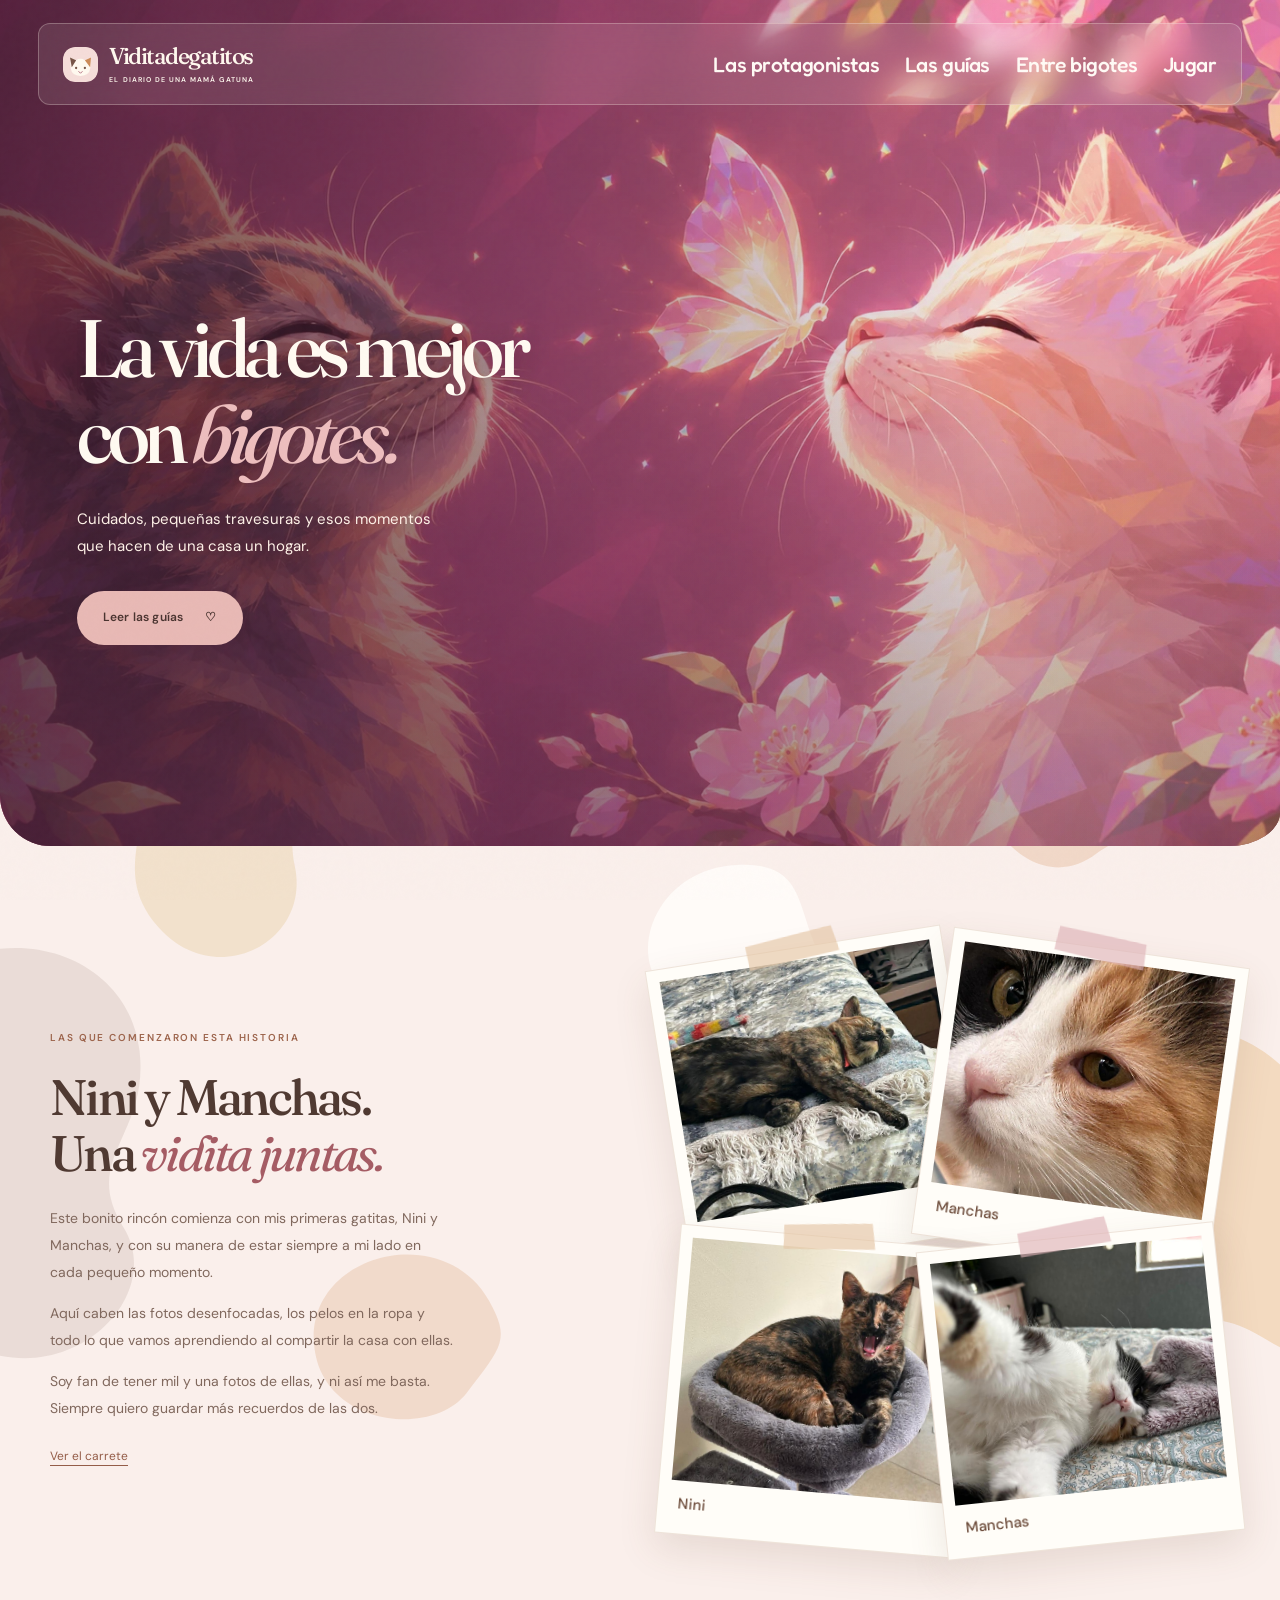
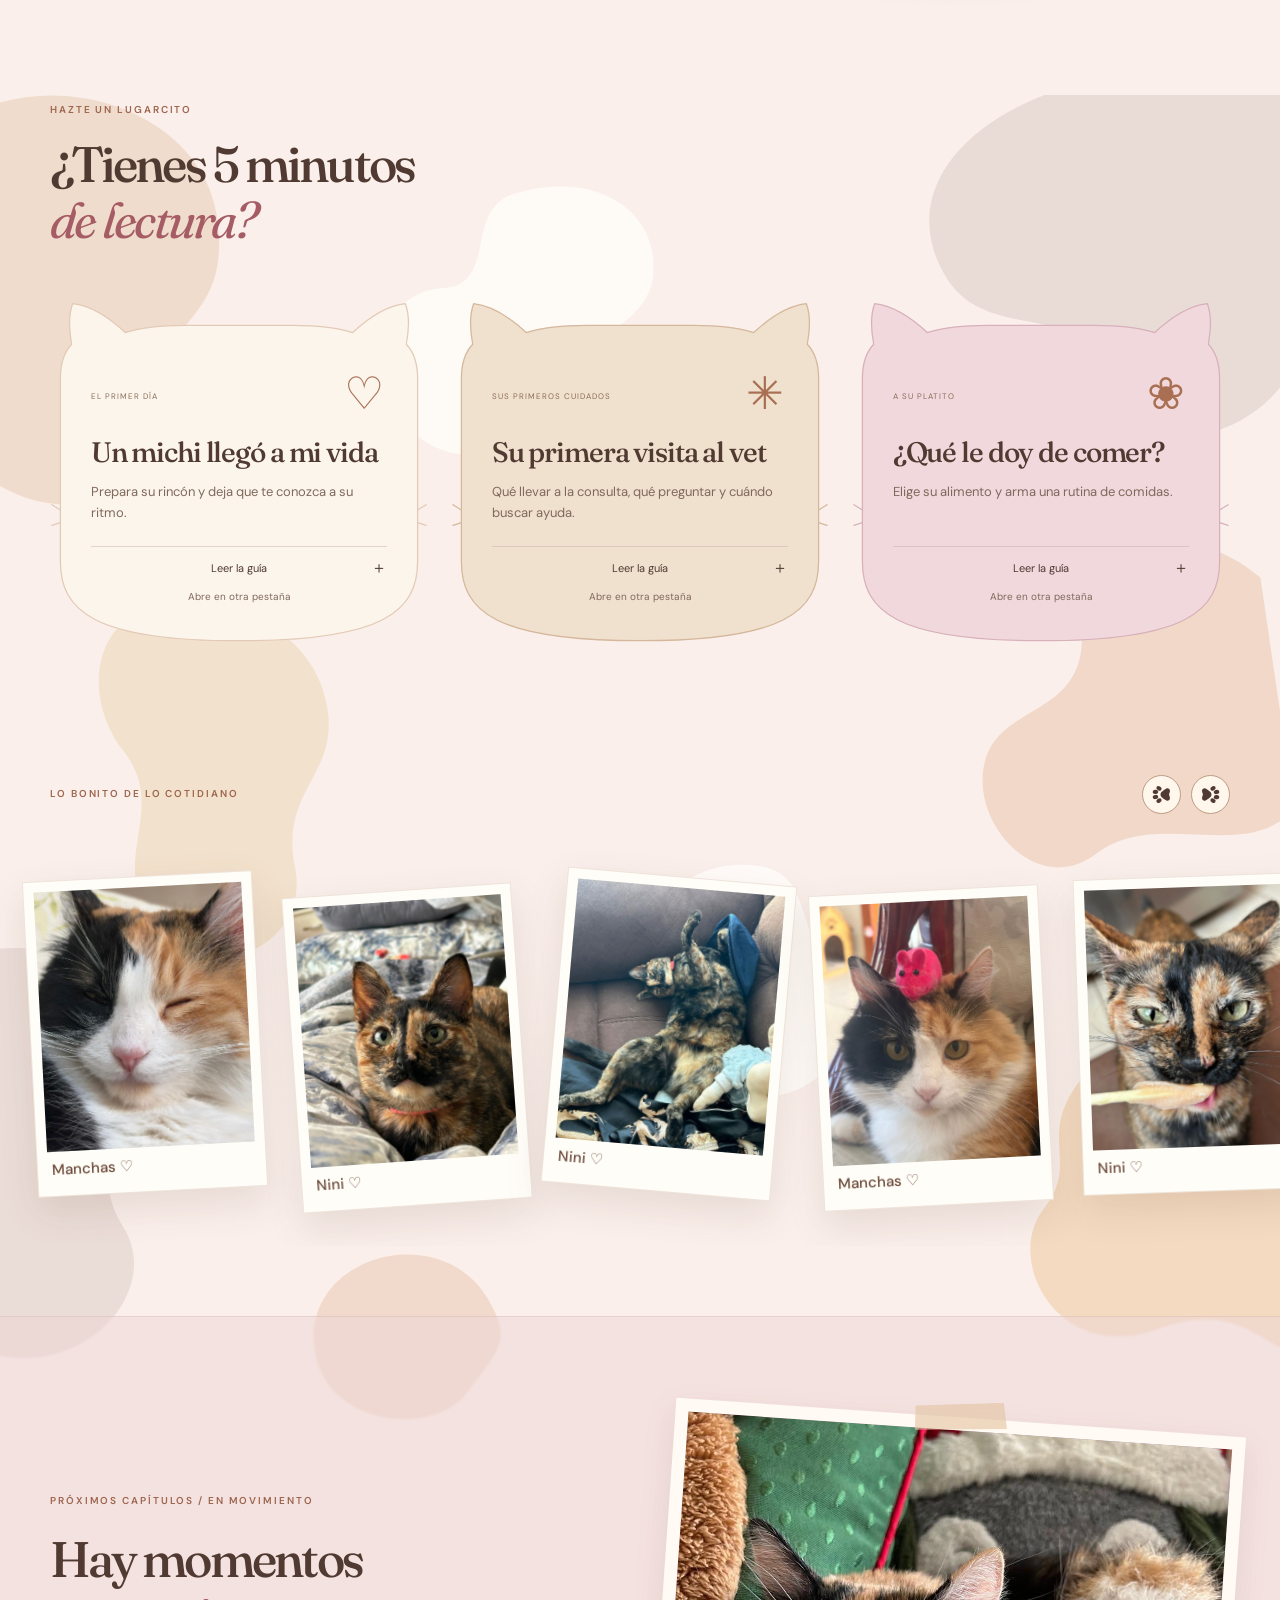
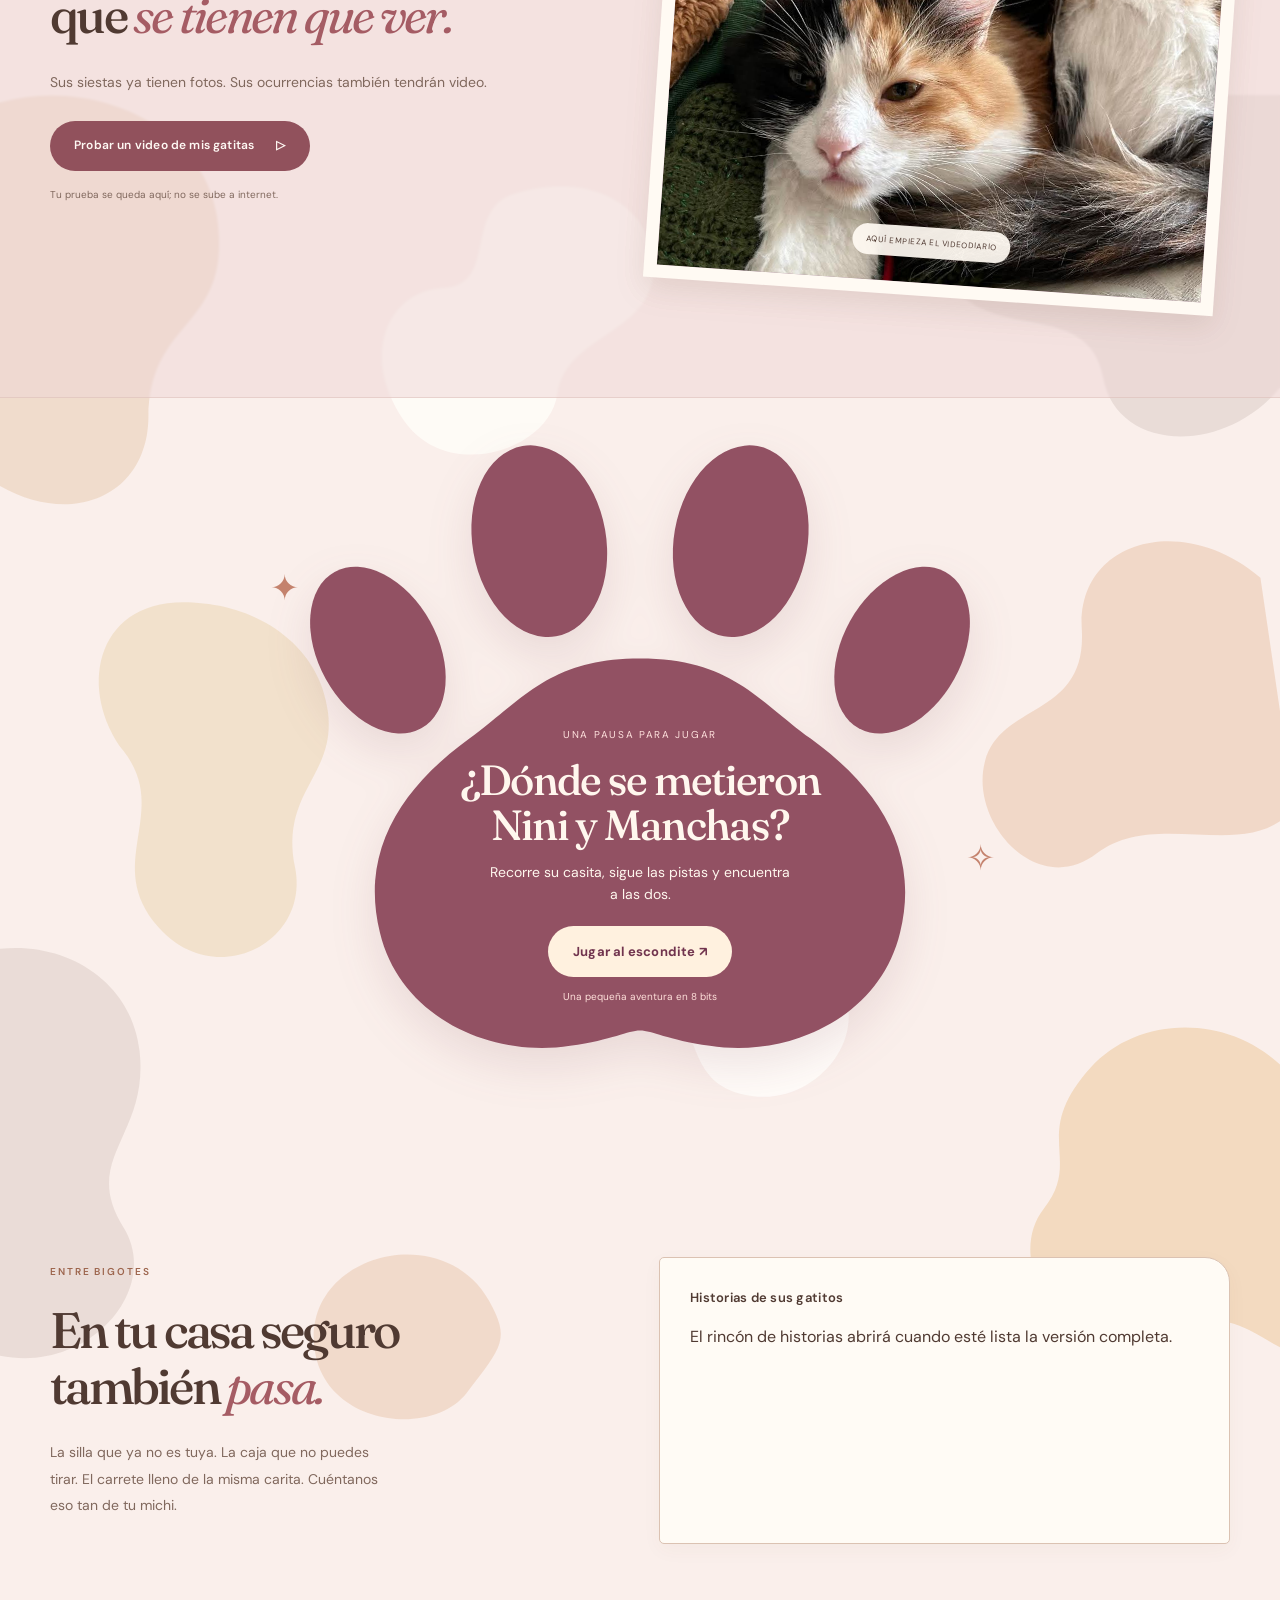
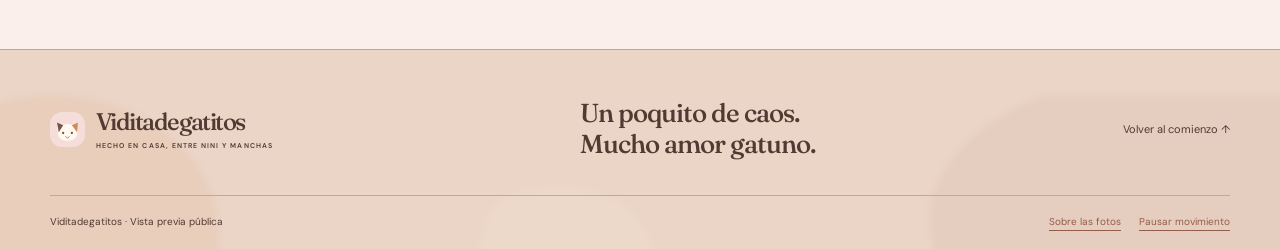
<file: index.html>
<!doctype html>
<html lang="es"><head><meta charset="utf-8"><meta name="robots" content="noindex"><meta name="viewport" content="width=device-width,initial-scale=1"><meta name="theme-color" content="#f8e5df"><meta name="description" content="Viditadegatitos: el diario de una mamá gatuna. Guías para recibir, cuidar y alimentar a tu gatito, y el álbum de Nini y Manchas."><title>Viditadegatitos · El diario de una mamá gatuna</title><link rel="icon" href="favicon.svg" type="image/svg+xml"><link rel="stylesheet" href="base.css"><link rel="stylesheet" href="natural.css?v=control-alineado-22"><script defer src="home.js?v=control-alineado-22"></script><script defer src="natural.js?v=control-alineado-22"></script></head>
<body><a class="skip" href="#blog">Ir al diario</a><div class="reading-line" aria-hidden="true"><span></span></div>
<header class="header"><a class="brand" href="#inicio" aria-label="Viditadegatitos, inicio"><img src="favicon.svg" width="35" height="35" alt=""><span>Vidita<span class="brand-rest">degatitos</span><small>EL DIARIO DE UNA MAMÁ GATUNA</small></span></a><button class="menu-toggle" aria-expanded="false" aria-controls="navigation">Menú ☰</button><nav id="navigation" aria-label="Principal"><a href="#nosotras">Las protagonistas</a><a href="#blog">Las guías</a><a href="#comunidad">Entre bigotes</a><a href="#rincon-juego">Jugar</a></nav></header>
<main id="inicio">
<section class="natural-hero illustrated-hero" aria-labelledby="hero-title">
<div class="hero-art"><img src="portada-prismatica.webp" alt="Ilustración prismática de Nini y un gatito crema frente a una mariposa luminosa" width="1672" height="941" fetchpriority="high"></div>
<div class="natural-hero-content wrap">
<h1 id="hero-title"><span class="line-mask"><span>La vida es mejor</span></span><span class="line-mask"><span>con <em>bigotes.</em></span></span></h1>
<p>Cuidados, pequeñas travesuras y esos momentos<br>que hacen de una casa un hogar.</p>
<div class="hero-actions"><a class="button primary" href="#blog">Leer las guías <span>♡</span></a></div>
</div>
</section>
<section class="section wrap meet-section" id="nosotras"><div class="meet-copy reveal"><span class="eyebrow">LAS QUE COMENZARON ESTA HISTORIA</span><h2>Nini y Manchas.<br>Una <em>vidita juntas.</em></h2><p>Este bonito rincón comienza con mis primeras gatitas, Nini y Manchas, y con su manera de estar siempre a mi lado en cada pequeño momento.</p><p>Aquí caben las fotos desenfocadas, los pelos en la ropa y todo lo que vamos aprendiendo al compartir la casa con ellas.</p><p>Soy fan de tener mil y una fotos de ellas, y ni así me basta. Siempre quiero guardar más recuerdos de las dos.</p><a href="#carrete" class="text-button">Ver el carrete</a></div><div class="meet-photos"><div class="meet-paw-trail" aria-hidden="true" inert></div><button class="polaroid meet-nini" data-photo="nini-dormida.png" data-caption="Nini"><span class="tape" aria-hidden="true"></span><img src="nini-dormida.png" alt="Nini dormida sobre una manta" loading="lazy"><span class="polaroid-caption">Nini</span></button><button class="polaroid meet-manchas" data-photo="manchas-primer-plano.png" data-caption="Manchas"><span class="tape" aria-hidden="true"></span><img src="manchas-primer-plano.png" alt="Primer plano de Manchas con los ojos abiertos" loading="lazy"><span class="polaroid-caption">Manchas</span></button><button class="polaroid meet-extra meet-extra-nini" data-photo="nini-rascador.png" data-caption="Nini"><span class="tape" aria-hidden="true"></span><img src="nini-rascador.png" alt="Nini bostezando en su rascador" loading="lazy"><span class="polaroid-caption">Nini</span></button><button class="polaroid meet-extra meet-extra-manchas" data-photo="manchas-recostada.png" data-caption="Manchas"><span class="tape" aria-hidden="true"></span><img src="manchas-recostada.png" alt="Manchas recostada junto a una manta" loading="lazy"><span class="polaroid-caption">Manchas</span></button></div></section>
<section class="section welcome wrap" id="blog" aria-labelledby="guide-heading"><div class="section-heading reveal"><div><span class="eyebrow">HAZTE UN LUGARCITO</span><h2 id="guide-heading">¿Tienes 5 minutos<br><em>de lectura?</em></h2></div></div><div class="door-grid"><a class="door reveal" href="primeros-dias.html" target="_blank" rel="noopener"><svg class="door-cat" viewBox="0 0 400 380" preserveAspectRatio="none" aria-hidden="true" focusable="false"><path class="door-cat-face" d="M 10,86 Q 10,61 22,48 Q 17,20 23,3 Q 49,6 79,35 Q 104,27 143,27 H 257 Q 296,27 321,35 Q 351,6 377,3 Q 383,20 378,48 Q 390,61 390,86 V 289 C 390,344 354,377 200,377 C 46,377 10,344 10,289 Z"/><path class="door-cat-whiskers" d="M 10,232 L 1,226 M 10,246 L 1,249 M 390,232 L 399,226 M 390,246 L 399,249"/></svg><span class="door-number">EL PRIMER DÍA</span><span class="door-symbol" aria-hidden="true">♡</span><h3>Un michi llegó a mi vida</h3><p>Prepara su rincón y deja que te conozca a su ritmo.</p><span class="door-action">Leer la guía <span aria-hidden="true">＋</span></span><span class="new-tab-note">Abre en otra pestaña</span></a><a class="door reveal" href="primeros-cuidados.html" target="_blank" rel="noopener"><svg class="door-cat" viewBox="0 0 400 380" preserveAspectRatio="none" aria-hidden="true" focusable="false"><path class="door-cat-face" d="M 10,86 Q 10,61 22,48 Q 17,20 23,3 Q 49,6 79,35 Q 104,27 143,27 H 257 Q 296,27 321,35 Q 351,6 377,3 Q 383,20 378,48 Q 390,61 390,86 V 289 C 390,344 354,377 200,377 C 46,377 10,344 10,289 Z"/><path class="door-cat-whiskers" d="M 10,232 L 1,226 M 10,246 L 1,249 M 390,232 L 399,226 M 390,246 L 399,249"/></svg><span class="door-number">SUS PRIMEROS CUIDADOS</span><span class="door-symbol" aria-hidden="true">✳</span><h3>Su primera visita al vet</h3><p>Qué llevar a la consulta, qué preguntar y cuándo buscar ayuda.</p><span class="door-action">Leer la guía <span aria-hidden="true">＋</span></span><span class="new-tab-note">Abre en otra pestaña</span></a><a class="door reveal" href="alimentacion.html" target="_blank" rel="noopener"><svg class="door-cat" viewBox="0 0 400 380" preserveAspectRatio="none" aria-hidden="true" focusable="false"><path class="door-cat-face" d="M 10,86 Q 10,61 22,48 Q 17,20 23,3 Q 49,6 79,35 Q 104,27 143,27 H 257 Q 296,27 321,35 Q 351,6 377,3 Q 383,20 378,48 Q 390,61 390,86 V 289 C 390,344 354,377 200,377 C 46,377 10,344 10,289 Z"/><path class="door-cat-whiskers" d="M 10,232 L 1,226 M 10,246 L 1,249 M 390,232 L 399,226 M 390,246 L 399,249"/></svg><span class="door-number">A SU PLATITO</span><span class="door-symbol" aria-hidden="true">❀</span><h3>¿Qué le doy de comer?</h3><p>Elige su alimento y arma una rutina de comidas.</p><span class="door-action">Leer la guía <span aria-hidden="true">＋</span></span><span class="new-tab-note">Abre en otra pestaña</span></a></div></section>

<section class="section film-section" id="carrete" aria-label="Más recuerdos de las gatitas"><div class="film-heading wrap"><span class="eyebrow">LO BONITO DE LO COTIDIANO</span><span class="handwritten">desliza, hay más recuerdos…</span><div class="film-buttons"><button id="film-prev" aria-label="Recuerdos anteriores"><svg class="paw-arrow paw-left" viewBox="0 0 32 32" aria-hidden="true" focusable="false" fill="currentColor"><ellipse cx="6.7" cy="12.2" rx="3.2" ry="4.2" transform="rotate(-28 6.7 12.2)"/><ellipse cx="12.2" cy="6.8" rx="3.2" ry="4.2" transform="rotate(-10 12.2 6.8)"/><ellipse cx="20" cy="6.8" rx="3.2" ry="4.2" transform="rotate(10 20 6.8)"/><ellipse cx="25.4" cy="12.2" rx="3.2" ry="4.2" transform="rotate(28 25.4 12.2)"/><path d="M16 14.5c-4.4 0-5.6 4.1-8.1 7.1-2.8 3.3-1.1 7.3 2.8 7.3 2.2 0 3.4-1.3 5.3-1.3s3.1 1.3 5.3 1.3c3.9 0 5.6-4 2.8-7.3-2.5-3-3.7-7.1-8.1-7.1z"/></svg></button><button id="film-next" aria-label="Más recuerdos"><svg class="paw-arrow paw-right" viewBox="0 0 32 32" aria-hidden="true" focusable="false" fill="currentColor"><ellipse cx="6.7" cy="12.2" rx="3.2" ry="4.2" transform="rotate(-28 6.7 12.2)"/><ellipse cx="12.2" cy="6.8" rx="3.2" ry="4.2" transform="rotate(-10 12.2 6.8)"/><ellipse cx="20" cy="6.8" rx="3.2" ry="4.2" transform="rotate(10 20 6.8)"/><ellipse cx="25.4" cy="12.2" rx="3.2" ry="4.2" transform="rotate(28 25.4 12.2)"/><path d="M16 14.5c-4.4 0-5.6 4.1-8.1 7.1-2.8 3.3-1.1 7.3 2.8 7.3 2.2 0 3.4-1.3 5.3-1.3s3.1 1.3 5.3 1.3c3.9 0 5.6-4 2.8-7.3-2.5-3-3.7-7.1-8.1-7.1z"/></svg></button></div></div><div class="film-strip" id="film-strip" tabindex="0" aria-label="Carrusel de polaroids"></div></section>
<section class="video-section section" id="videos"><div class="wrap video-layout"><div class="video-copy reveal"><span class="eyebrow">PRÓXIMOS CAPÍTULOS / EN MOVIMIENTO</span><h2>Hay momentos<br>que <em>se tienen que ver.</em></h2><p>Sus siestas ya tienen fotos. Sus ocurrencias también tendrán video.</p><label class="button primary" for="video-file">Probar un video de mis gatitas <span>▷</span></label><input hidden type="file" id="video-file" accept="video/mp4,video/webm,video/ogg"><p class="quiet" id="video-status" role="status">Tu prueba se queda aquí; no se sube a internet.</p></div><div class="video-polaroid reveal"><span class="tape" aria-hidden="true"></span><div class="video-frame" id="video-preview"><img src="foto-13.jpg" alt="Manchas descansando en casa junto a una prenda navideña" loading="lazy"><span class="video-label">AQUÍ EMPIEZA EL VIDEODIARIO</span></div><span class="handwritten video-caption">escenas de una vidita con gatitos</span></div></div></section>
<section class="game-promotion wrap reveal" id="rincon-juego" aria-labelledby="game-promo-title">
<div class="game-paw">
<svg class="game-controller-shape" viewBox="0 0 400 600" preserveAspectRatio="none" aria-hidden="true" focusable="false">
<path class="controller-ears" d="M48 91L57 14Q61 2 73 8L132 48M268 48L327 8Q339 2 343 14L352 91"/>
<path class="controller-body" d="M94 49Q200 22 306 49C363 64 377 146 385 238L396 513Q400 565 370 579Q349 590 329 557L283 497Q270 481 247 481H153Q130 481 117 497L71 557Q51 590 30 579Q0 565 4 513L15 238C23 146 37 64 94 49Z"/>
<path class="controller-panel" d="M89 80Q200 53 311 80Q344 89 351 140L363 377Q366 421 332 430H68Q34 421 37 377L49 140Q56 89 89 80Z"/>

</svg>
<div class="controller-details" aria-hidden="true">
<svg class="controller-pad-detail" viewBox="0 0 64 64" focusable="false"><path d="M23 5H41V23H59V41H41V59H23V41H5V23H23Z"/></svg>
<svg class="controller-lights-detail" viewBox="0 0 24 8" focusable="false"><circle cx="6" cy="4" r="3"/><circle cx="18" cy="4" r="3"/></svg>
<svg class="controller-buttons-detail" viewBox="0 0 64 64" focusable="false"><circle cx="32" cy="11" r="9"/><circle cx="53" cy="32" r="9"/><circle cx="11" cy="32" r="9"/><circle cx="32" cy="53" r="9"/></svg>
</div>
<svg class="game-paw-shape" viewBox="0 0 720 640" preserveAspectRatio="none" aria-hidden="true" focusable="false">
<g fill="currentColor">
<ellipse cx="105" cy="222" rx="58" ry="87" transform="rotate(-29 105 222)"/>
<ellipse cx="262" cy="116" rx="65" ry="94" transform="rotate(-10 262 116)"/>
<ellipse cx="458" cy="116" rx="65" ry="94" transform="rotate(10 458 116)"/>
<ellipse cx="615" cy="222" rx="58" ry="87" transform="rotate(29 615 222)"/>
<path d="M360 230C272 230 246 270 194 308C129 355 87 417 107 497C127 580 216 619 292 607C334 601 348 592 360 592C372 592 386 601 428 607C504 619 593 580 613 497C633 417 591 355 526 308C474 270 448 230 360 230Z"/>
</g></svg>
<span class="game-paw-spark game-paw-spark-one" aria-hidden="true">✦</span>
<span class="game-paw-spark game-paw-spark-two" aria-hidden="true">✧</span>
<div class="game-paw-copy">
<span class="game-promo-label">UNA PAUSA PARA JUGAR</span>
<h2 id="game-promo-title"><span class="game-title-desktop">¿Dónde se metieron<br>Nini y Manchas?</span><span class="game-title-mobile">Encuentra a<br>Nini y Manchas</span></h2>
<p>Recorre su casita, sigue las pistas y encuentra a las dos.</p>
<a class="button game-promo-button" href="escondite.html"><span class="game-button-desktop">Jugar al escondite <span aria-hidden="true">↗</span></span><span class="game-button-mobile"><span aria-hidden="true">▶</span> JUGAR</span></a>
<span class="game-promo-detail">Una pequeña aventura en 8 bits</span>
</div></div></section>
<section class="section wrap community" id="comunidad"><div class="community-intro reveal"><span class="eyebrow">ENTRE BIGOTES</span><h2>En tu casa seguro<br>también <em>pasa.</em></h2><p>La silla que ya no es tuya. La caja que no puedes tirar. El carrete lleno de la misma carita. Cuéntanos eso tan de tu michi.</p><span class="handwritten">aquí nos entendemos ♡</span></div><div class="comment-area reveal"><h3 class="community-subtitle">Historias de sus gatitos</h3><p>El rincón de historias abrirá cuando esté lista la versión completa.</p></div></section>
</main>
<footer><div class="footer-top wrap"><a class="brand" href="#inicio"><img src="favicon.svg" width="35" height="35" alt=""><span>Vidita<span class="brand-rest">degatitos</span><small>HECHO EN CASA, ENTRE NINI Y MANCHAS</small></span></a><p>Un poquito de caos.<br>Mucho amor gatuno.</p><a href="#inicio">Volver al comienzo ↑</a></div><div class="footer-bottom wrap"><span>Viditadegatitos · Vista previa pública</span><button class="text-button" id="credits">Sobre las fotos</button><button class="text-button" id="motion-toggle" aria-pressed="true">Pausar movimiento</button></div></footer>
<dialog id="reader" aria-label="Lectura del diario"><button class="close-dialog" aria-label="Cerrar artículo">×</button><div id="reader-content"></div></dialog><dialog id="lightbox" aria-label="Fotografía ampliada"><button class="close-dialog" aria-label="Cerrar fotografía">×</button><img id="lightbox-image" alt=""><p id="lightbox-caption" class="handwritten"></p></dialog><dialog id="journey" aria-labelledby="journey-title"><button class="close-dialog" aria-label="Cerrar recorrido">×</button><div id="journey-content"></div></dialog><div id="toast" role="status" aria-live="polite"></div>
</body></html>
</file>
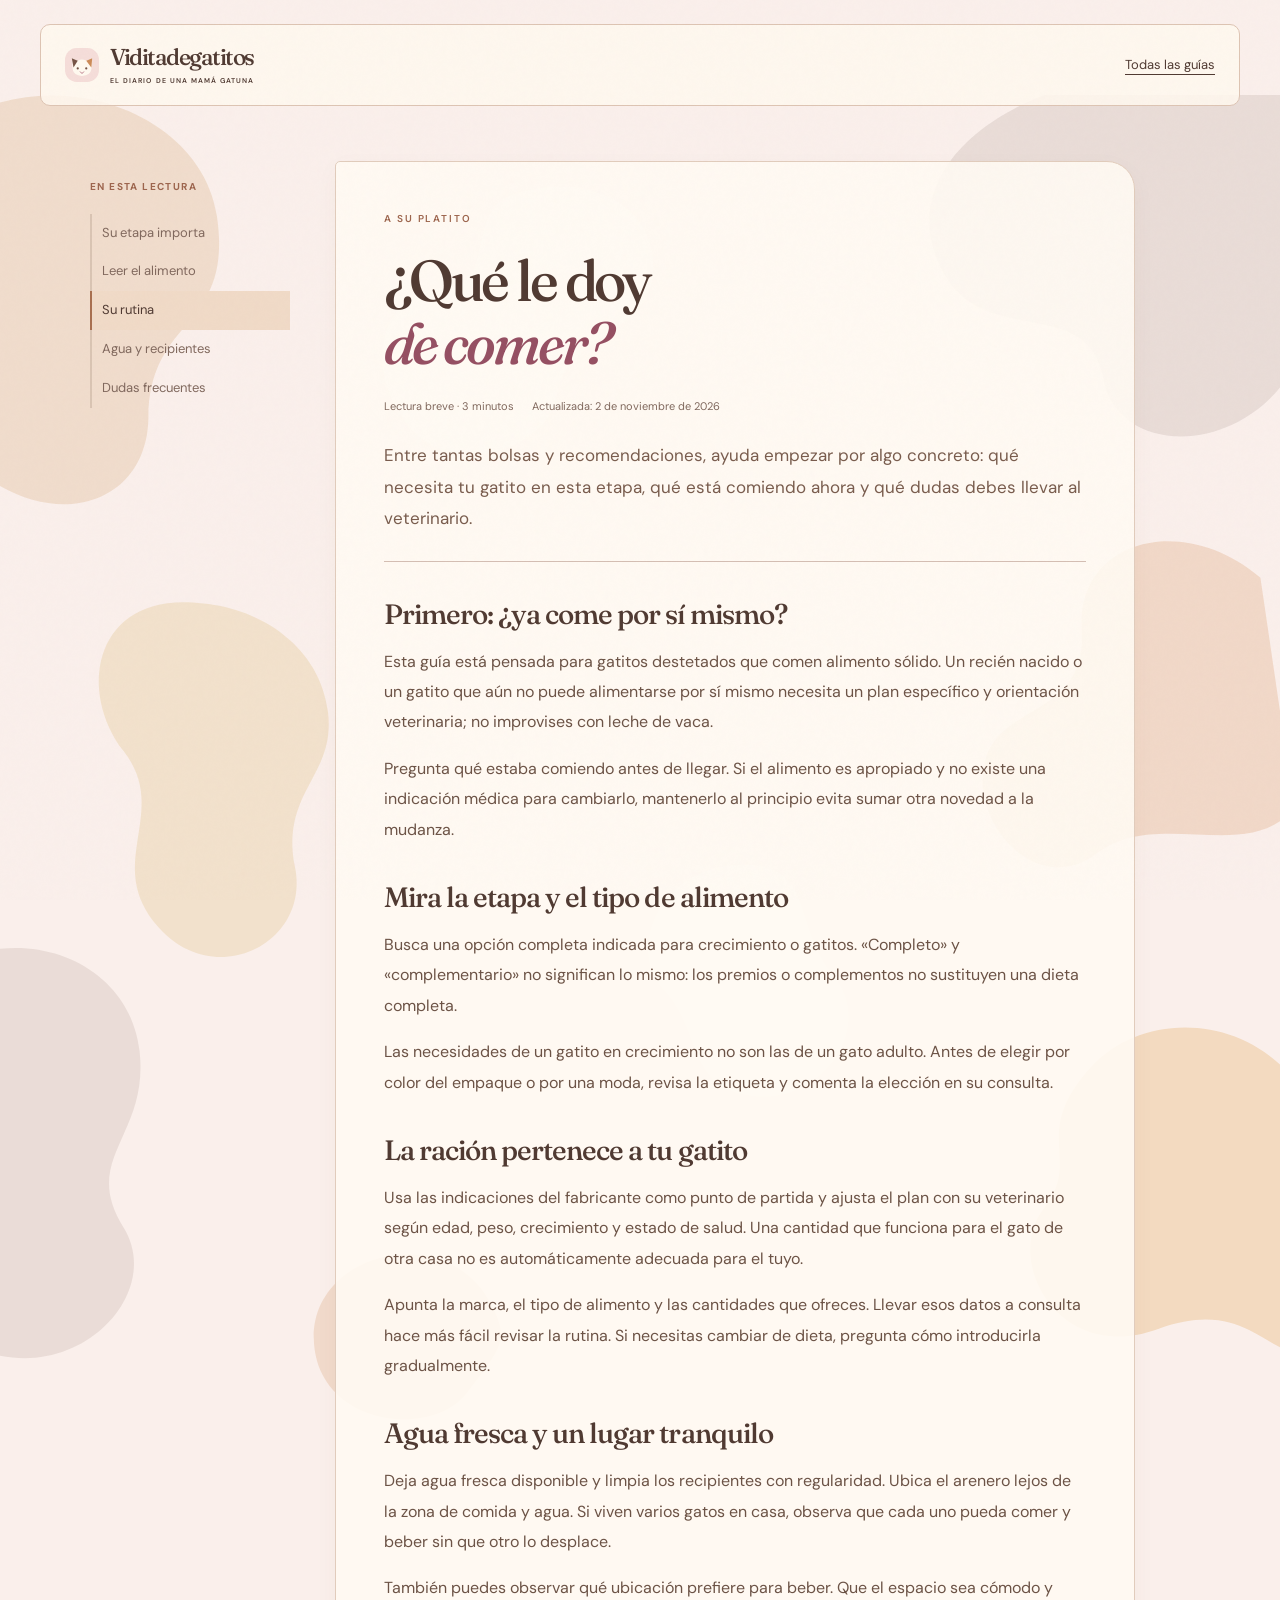
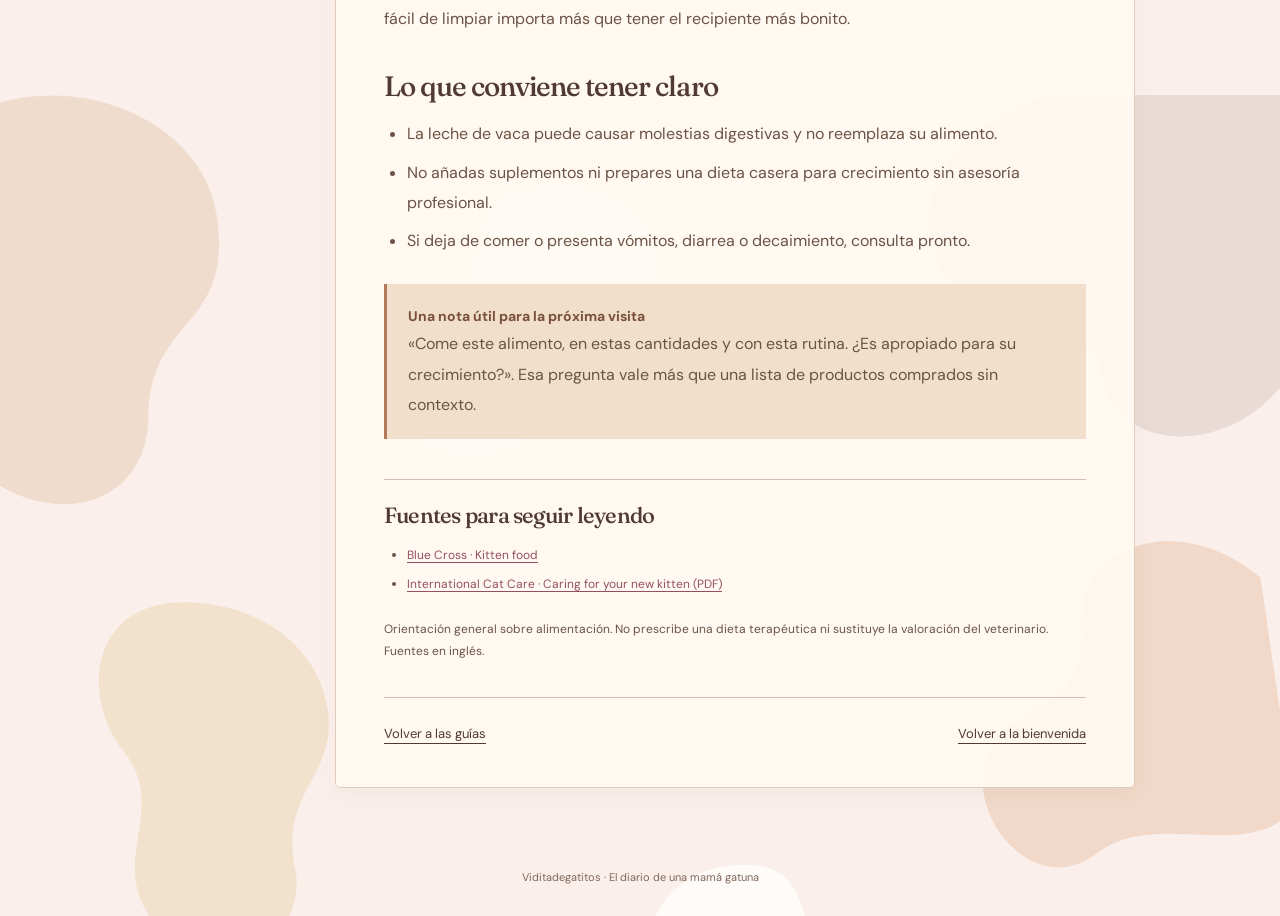
<file: alimentacion.html>
<!doctype html><html lang="es"><head><meta charset="utf-8"><meta name="viewport" content="width=device-width,initial-scale=1"><meta name="description" content="Conceptos básicos para alimentar a un gatito: alimento completo para crecimiento, agua, raciones y cambios de rutina."><title>¿Qué le doy de comer? · Viditadegatitos</title><link rel="icon" href="favicon.svg"><link rel="stylesheet" href="base.css"><link rel="stylesheet" href="natural.css"><link rel="stylesheet" href="guia.css"><script defer src="guia.js"></script></head><body>
<a class="skip" href="#contenido">Ir a la guía</a><div class="reading-line" aria-hidden="true"><span></span></div><header class="guide-header"><a class="brand" href="index.html"><img src="favicon.svg" width="34" height="34" alt=""><span>Viditadegatitos<small>EL DIARIO DE UNA MAMÁ GATUNA</small></span></a><a href="index.html#blog">Todas las guías</a></header>
<main class="guide-layout" id="contenido"><nav class="guide-toc" aria-label="En esta guía"><strong>EN ESTA LECTURA</strong><a href="#etapa">Su etapa importa</a><a href="#elegir">Leer el alimento</a><a href="#rutina">Su rutina</a><a href="#agua">Agua y recipientes</a><a href="#dudas">Dudas frecuentes</a></nav><article class="guide-article"><span class="eyebrow">A SU PLATITO</span><h1>¿Qué le doy<br><em>de comer?</em></h1><div class="guide-meta"><span>Lectura breve · 3 minutos</span><span>Actualizada: 2 de noviembre de 2026</span></div><p class="lead">Entre tantas bolsas y recomendaciones, ayuda empezar por algo concreto: qué necesita tu gatito en esta etapa, qué está comiendo ahora y qué dudas debes llevar al veterinario.</p>
<h2 id="etapa">Primero: ¿ya come por sí mismo?</h2><p>Esta guía está pensada para gatitos destetados que comen alimento sólido. Un recién nacido o un gatito que aún no puede alimentarse por sí mismo necesita un plan específico y orientación veterinaria; no improvises con leche de vaca.</p><p>Pregunta qué estaba comiendo antes de llegar. Si el alimento es apropiado y no existe una indicación médica para cambiarlo, mantenerlo al principio evita sumar otra novedad a la mudanza.</p>
<h2 id="elegir">Mira la etapa y el tipo de alimento</h2><p>Busca una opción completa indicada para crecimiento o gatitos. «Completo» y «complementario» no significan lo mismo: los premios o complementos no sustituyen una dieta completa.</p><p>Las necesidades de un gatito en crecimiento no son las de un gato adulto. Antes de elegir por color del empaque o por una moda, revisa la etiqueta y comenta la elección en su consulta.</p>

<h2 id="rutina">La ración pertenece a tu gatito</h2><p>Usa las indicaciones del fabricante como punto de partida y ajusta el plan con su veterinario según edad, peso, crecimiento y estado de salud. Una cantidad que funciona para el gato de otra casa no es automáticamente adecuada para el tuyo.</p><p>Apunta la marca, el tipo de alimento y las cantidades que ofreces. Llevar esos datos a consulta hace más fácil revisar la rutina. Si necesitas cambiar de dieta, pregunta cómo introducirla gradualmente.</p>
<h2 id="agua">Agua fresca y un lugar tranquilo</h2><p>Deja agua fresca disponible y limpia los recipientes con regularidad. Ubica el arenero lejos de la zona de comida y agua. Si viven varios gatos en casa, observa que cada uno pueda comer y beber sin que otro lo desplace.</p><p>También puedes observar qué ubicación prefiere para beber. Que el espacio sea cómodo y fácil de limpiar importa más que tener el recipiente más bonito.</p>
<h2 id="dudas">Lo que conviene tener claro</h2><ul><li>La leche de vaca puede causar molestias digestivas y no reemplaza su alimento.</li><li>No añadas suplementos ni prepares una dieta casera para crecimiento sin asesoría profesional.</li><li>Si deja de comer o presenta vómitos, diarrea o decaimiento, consulta pronto.</li></ul><div class="guide-callout"><strong>Una nota útil para la próxima visita</strong><p>«Come este alimento, en estas cantidades y con esta rutina. ¿Es apropiado para su crecimiento?». Esa pregunta vale más que una lista de productos comprados sin contexto.</p></div>
<section class="guide-sources" aria-labelledby="fuentes"><h2 id="fuentes">Fuentes para seguir leyendo</h2><ul><li><a href="https://www.bluecross.org.uk/advice/cat/food-and-weight/kitten-food" target="_blank" rel="noopener noreferrer">Blue Cross · Kitten food</a></li><li><a href="https://icatcare.org/resources/icatcare-kitten-booklet-2024.pdf" target="_blank" rel="noopener noreferrer">International Cat Care · Caring for your new kitten (PDF)</a></li></ul><p>Orientación general sobre alimentación. No prescribe una dieta terapéutica ni sustituye la valoración del veterinario. Fuentes en inglés.</p></section><div class="guide-next"><a href="index.html#blog">Volver a las guías</a><a href="primeros-dias.html">Volver a la bienvenida</a></div></article></main><div class="guide-footer">Viditadegatitos · El diario de una mamá gatuna</div></body></html>
</file>
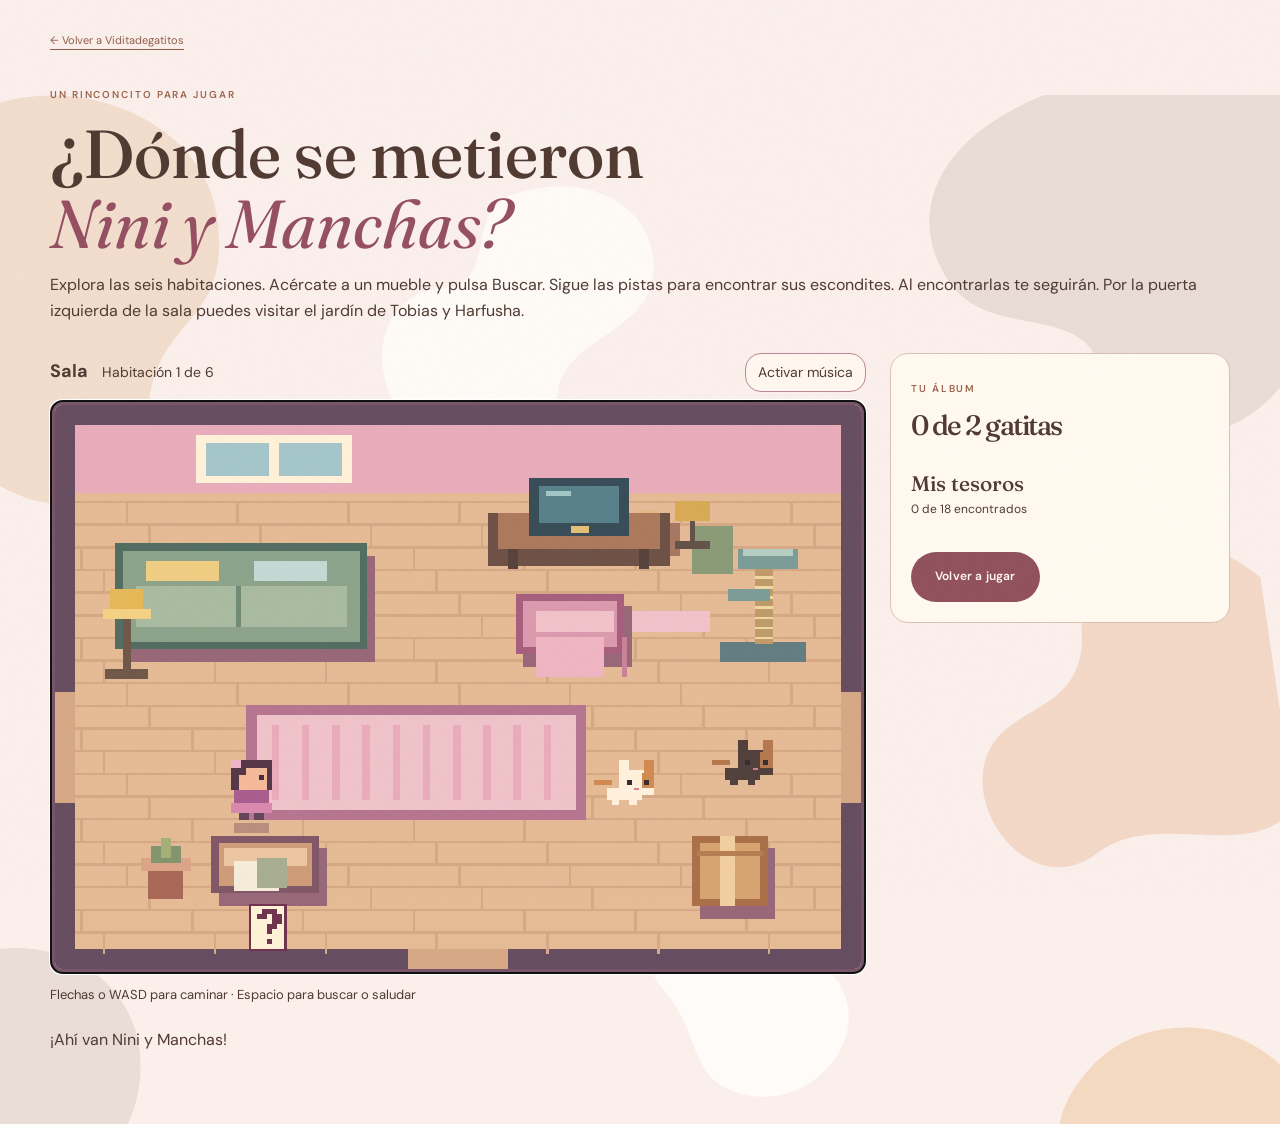
<file: escondite.html>
<!doctype html>
<html lang="es"><head><meta charset="utf-8"><meta name="viewport" content="width=device-width,initial-scale=1"><title>Escondite con Nini y Manchas</title><link rel="stylesheet" href="base.css"><link rel="stylesheet" href="natural.css"><link rel="stylesheet" href="escondite.css?v=gatitos-espacio-15"><script defer src="escondite.js?v=gatitos-espacio-15"></script></head>
<body><main class="wrap game">
<a class="text-button" href="./#rincon-juego">← Volver a Viditadegatitos</a>
<header><span class="eyebrow">UN RINCONCITO PARA JUGAR</span><h1>¿Dónde se metieron <em>Nini y Manchas?</em></h1><p>Explora las seis habitaciones. Acércate a un mueble y pulsa Buscar. Sigue las pistas para encontrar sus escondites. Al encontrarlas te seguirán. Por la puerta izquierda de la sala puedes visitar el jardín de Tobias y Harfusha.</p></header>
<div class="game-layout"><section aria-label="La casa de los escondites">
<div class="game-room-bar"><strong id="room-name">Sala</strong><span id="room-map"></span><button id="game-sound" type="button" aria-pressed="false">Activar música</button></div>
<div class="game-screen"><canvas id="pixel-house" width="320" height="224" aria-label="Casa pixel art. Usa flechas para caminar y espacio para buscar." tabindex="0"></canvas><div id="game-discovery" class="game-discovery" role="status" hidden><span class="discovery-icon"></span><strong></strong></div></div>
<p class="game-keys">Flechas o WASD para caminar · Espacio para buscar o saludar</p>
<div class="game-pad" aria-label="Controles táctiles">
<button data-move="up" aria-label="Arriba">↑</button>
<button data-move="left" aria-label="Izquierda">←</button>
<button data-move="down" aria-label="Abajo">↓</button>
<button data-move="right" aria-label="Derecha">→</button>
<button id="game-search">Buscar ♡</button>
</div>
<p id="game-status" role="status">Las dos se escondieron en la casa. Busca los destellos junto a los muebles.</p>
</section>
<aside class="game-album" aria-label="Álbum del juego"><span class="eyebrow">TU ÁLBUM</span><h2 id="game-count">0 de 2 gatitas</h2><div id="game-photos"></div><h3>Mis tesoros</h3><p id="treasure-count">0 de 18 encontrados</p><ul id="game-treasures"></ul><button id="game-reset" class="button primary" type="button">Volver a jugar</button></aside></div>
</main></body></html>
</file>
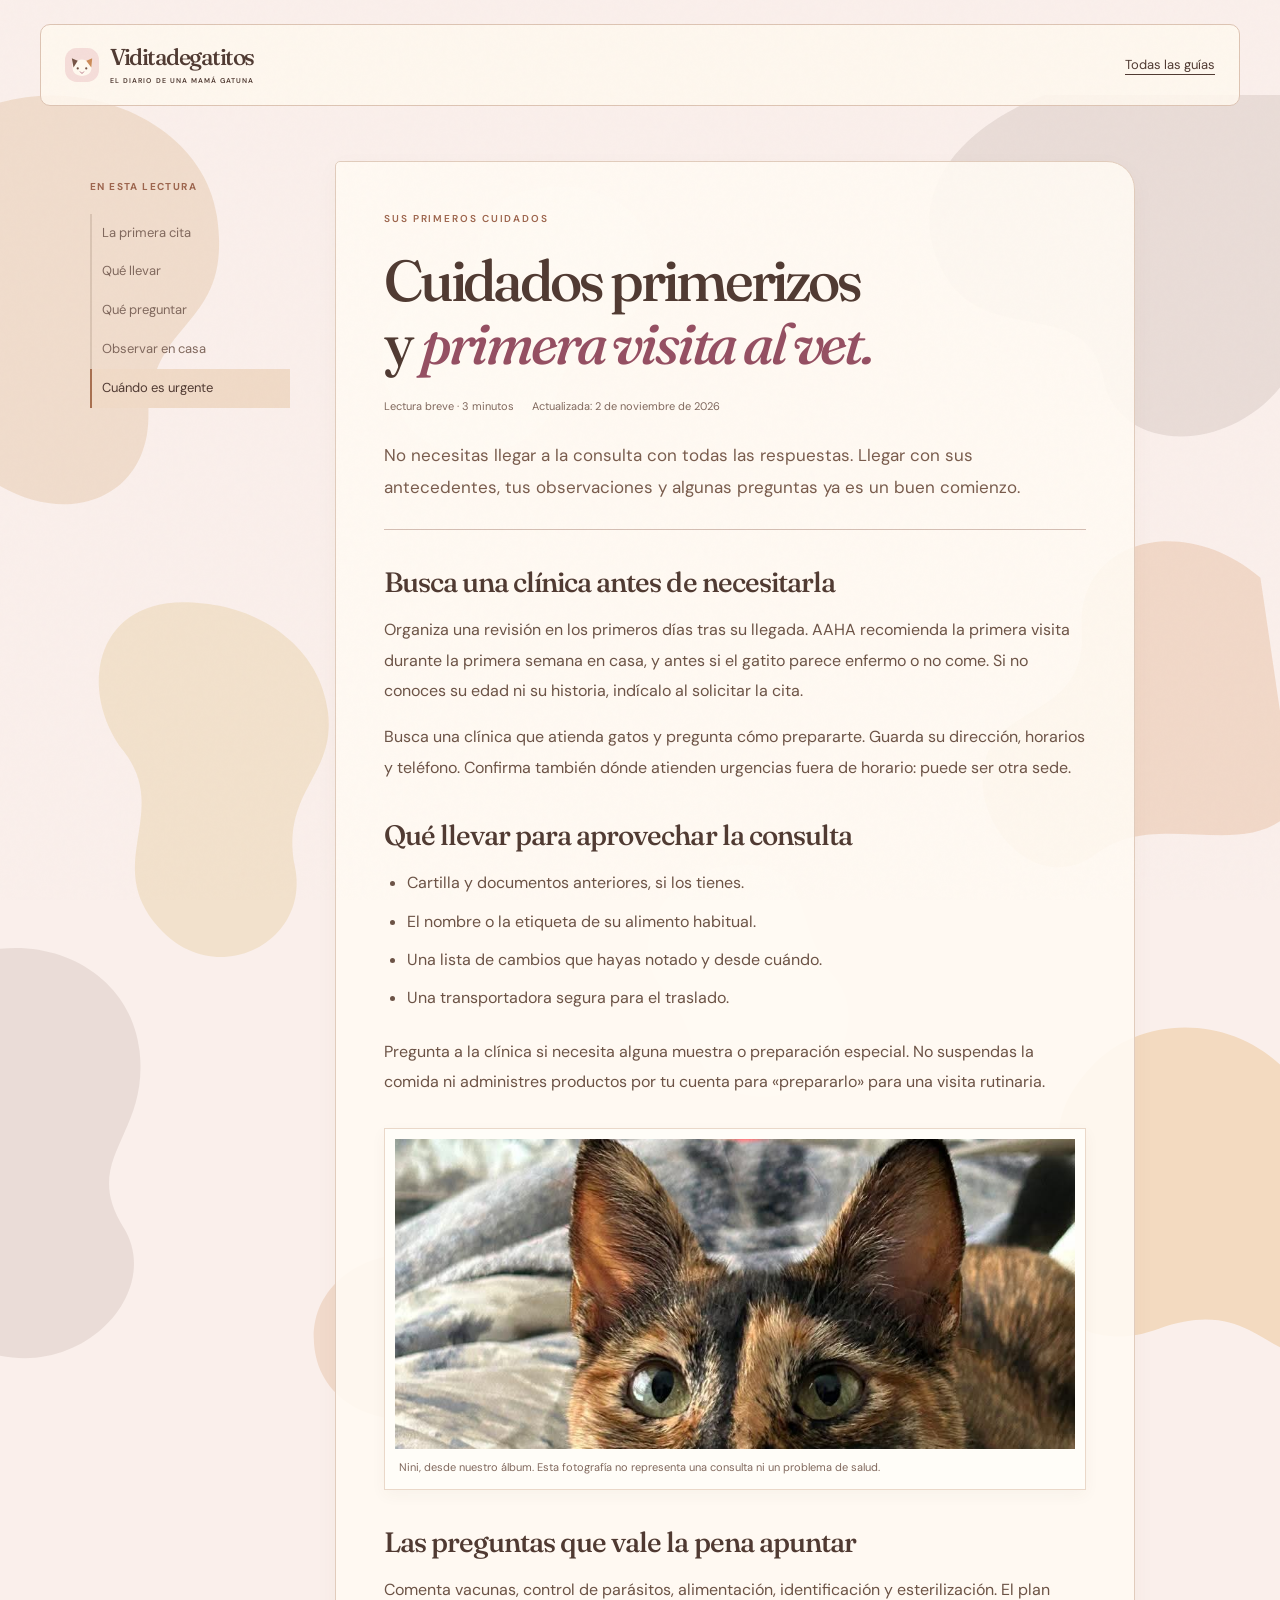
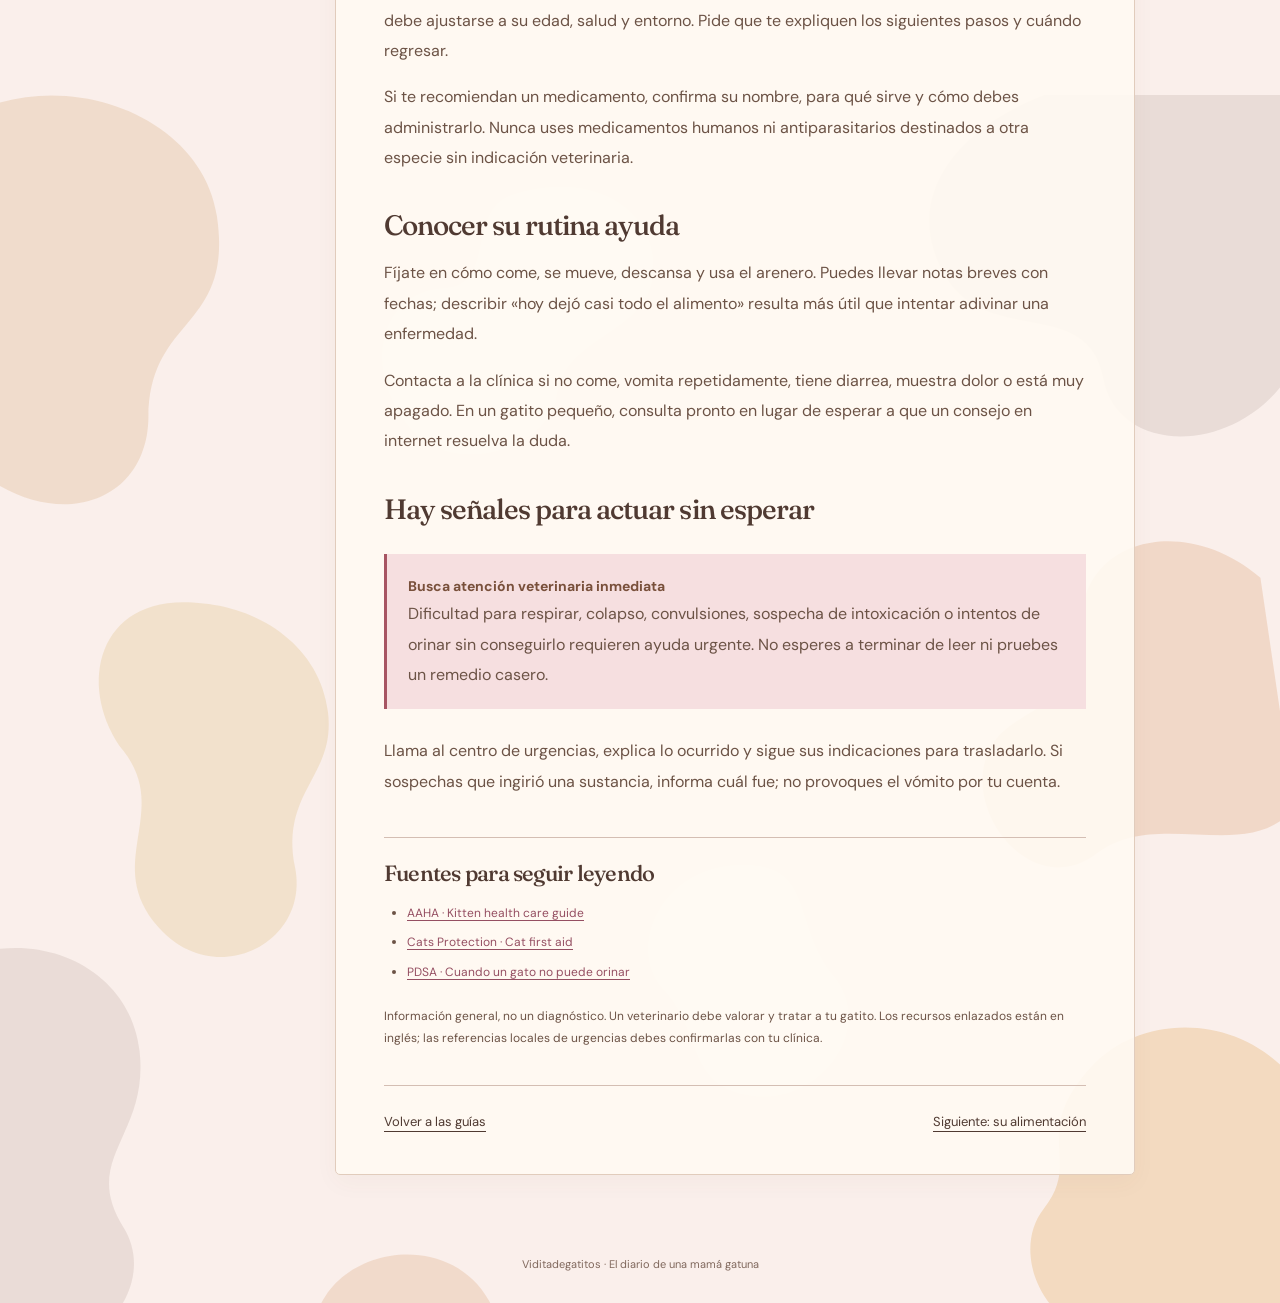
<file: primeros-cuidados.html>
<!doctype html><html lang="es"><head><meta charset="utf-8"><meta name="viewport" content="width=device-width,initial-scale=1"><meta name="description" content="Cómo preparar la primera visita veterinaria de tu gatito, qué observar en casa y qué señales requieren ayuda urgente."><title>Cuidados primerizos y primera visita al vet · Viditadegatitos</title><link rel="icon" href="favicon.svg"><link rel="stylesheet" href="base.css"><link rel="stylesheet" href="natural.css"><link rel="stylesheet" href="guia.css"><script defer src="guia.js"></script></head><body>
<a class="skip" href="#contenido">Ir a la guía</a><div class="reading-line" aria-hidden="true"><span></span></div><header class="guide-header"><a class="brand" href="index.html"><img src="favicon.svg" width="34" height="34" alt=""><span>Viditadegatitos<small>EL DIARIO DE UNA MAMÁ GATUNA</small></span></a><a href="index.html#blog">Todas las guías</a></header>
<main class="guide-layout" id="contenido"><nav class="guide-toc" aria-label="En esta guía"><strong>EN ESTA LECTURA</strong><a href="#primera-cita">La primera cita</a><a href="#preparar">Qué llevar</a><a href="#preguntas">Qué preguntar</a><a href="#observar">Observar en casa</a><a href="#urgencias">Cuándo es urgente</a></nav><article class="guide-article"><span class="eyebrow">SUS PRIMEROS CUIDADOS</span><h1>Cuidados primerizos<br>y <em>primera visita al vet.</em></h1><div class="guide-meta"><span>Lectura breve · 3 minutos</span><span>Actualizada: 2 de noviembre de 2026</span></div><p class="lead">No necesitas llegar a la consulta con todas las respuestas. Llegar con sus antecedentes, tus observaciones y algunas preguntas ya es un buen comienzo.</p>
<h2 id="primera-cita">Busca una clínica antes de necesitarla</h2><p>Organiza una revisión en los primeros días tras su llegada. AAHA recomienda la primera visita durante la primera semana en casa, y antes si el gatito parece enfermo o no come. Si no conoces su edad ni su historia, indícalo al solicitar la cita.</p><p>Busca una clínica que atienda gatos y pregunta cómo prepararte. Guarda su dirección, horarios y teléfono. Confirma también dónde atienden urgencias fuera de horario: puede ser otra sede.</p>
<h2 id="preparar">Qué llevar para aprovechar la consulta</h2><ul><li>Cartilla y documentos anteriores, si los tienes.</li><li>El nombre o la etiqueta de su alimento habitual.</li><li>Una lista de cambios que hayas notado y desde cuándo.</li><li>Una transportadora segura para el traslado.</li></ul><p>Pregunta a la clínica si necesita alguna muestra o preparación especial. No suspendas la comida ni administres productos por tu cuenta para «prepararlo» para una visita rutinaria.</p>
<figure><img src="foto-16.jpg" alt="Retrato de Nini mirando a la cámara" loading="lazy"><figcaption>Nini, desde nuestro álbum. Esta fotografía no representa una consulta ni un problema de salud.</figcaption></figure>
<h2 id="preguntas">Las preguntas que vale la pena apuntar</h2><p>Comenta vacunas, control de parásitos, alimentación, identificación y esterilización. El plan debe ajustarse a su edad, salud y entorno. Pide que te expliquen los siguientes pasos y cuándo regresar.</p><p>Si te recomiendan un medicamento, confirma su nombre, para qué sirve y cómo debes administrarlo. Nunca uses medicamentos humanos ni antiparasitarios destinados a otra especie sin indicación veterinaria.</p>
<h2 id="observar">Conocer su rutina ayuda</h2><p>Fíjate en cómo come, se mueve, descansa y usa el arenero. Puedes llevar notas breves con fechas; describir «hoy dejó casi todo el alimento» resulta más útil que intentar adivinar una enfermedad.</p><p>Contacta a la clínica si no come, vomita repetidamente, tiene diarrea, muestra dolor o está muy apagado. En un gatito pequeño, consulta pronto en lugar de esperar a que un consejo en internet resuelva la duda.</p>
<h2 id="urgencias">Hay señales para actuar sin esperar</h2><div class="guide-callout urgent"><strong>Busca atención veterinaria inmediata</strong><p>Dificultad para respirar, colapso, convulsiones, sospecha de intoxicación o intentos de orinar sin conseguirlo requieren ayuda urgente. No esperes a terminar de leer ni pruebes un remedio casero.</p></div><p>Llama al centro de urgencias, explica lo ocurrido y sigue sus indicaciones para trasladarlo. Si sospechas que ingirió una sustancia, informa cuál fue; no provoques el vómito por tu cuenta.</p>
<section class="guide-sources" aria-labelledby="fuentes"><h2 id="fuentes">Fuentes para seguir leyendo</h2><ul><li><a href="https://www.aaha.org/resources/kitten-health-care-guide/" target="_blank" rel="noopener noreferrer">AAHA · Kitten health care guide</a></li><li><a href="https://www.cats.org.uk/help-and-advice/health/cat-first-aid" target="_blank" rel="noopener noreferrer">Cats Protection · Cat first aid</a></li><li><a href="https://www.pdsa.org.uk/pet-help-and-advice/pet-health-hub/symptoms/what-to-do-if-your-catdog-can-t-pee" target="_blank" rel="noopener noreferrer">PDSA · Cuando un gato no puede orinar</a></li></ul><p>Información general, no un diagnóstico. Un veterinario debe valorar y tratar a tu gatito. Los recursos enlazados están en inglés; las referencias locales de urgencias debes confirmarlas con tu clínica.</p></section><div class="guide-next"><a href="index.html#blog">Volver a las guías</a><a href="alimentacion.html">Siguiente: su alimentación</a></div></article></main><div class="guide-footer">Viditadegatitos · El diario de una mamá gatuna</div></body></html>
</file>
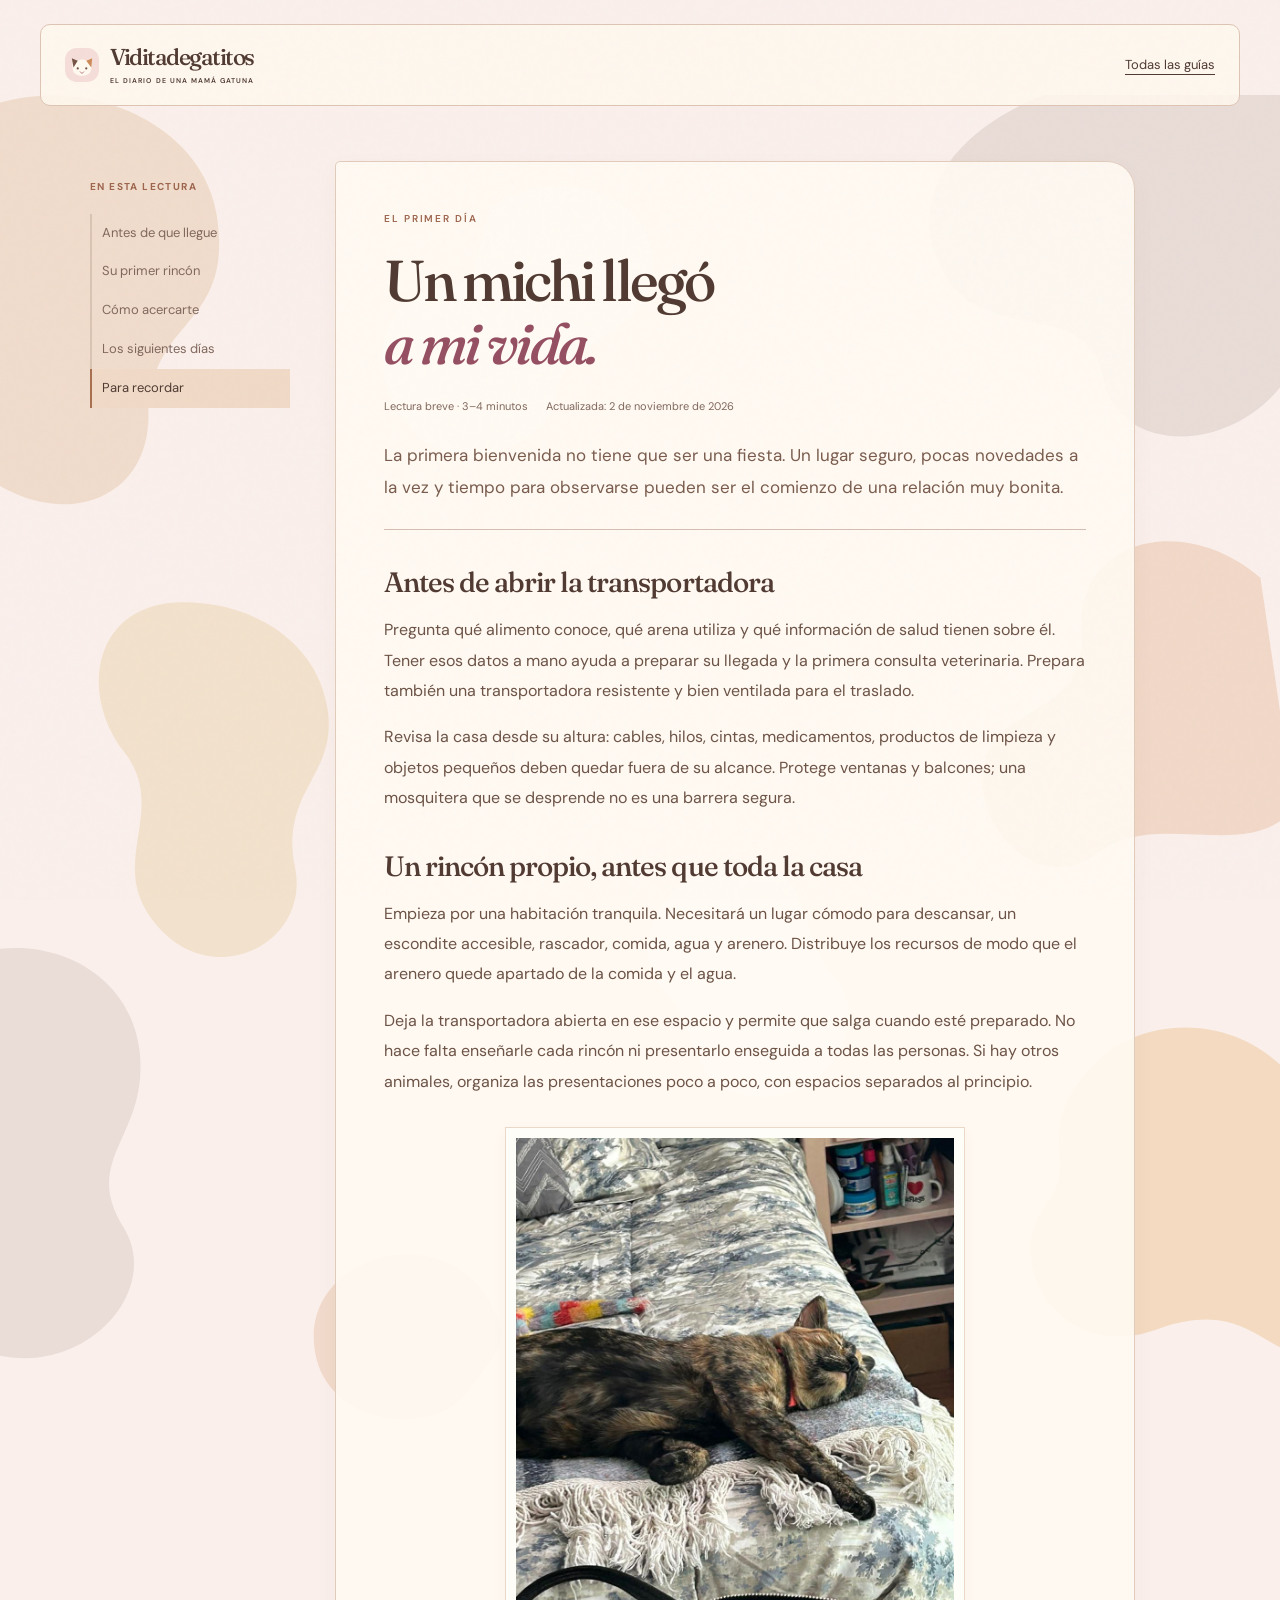
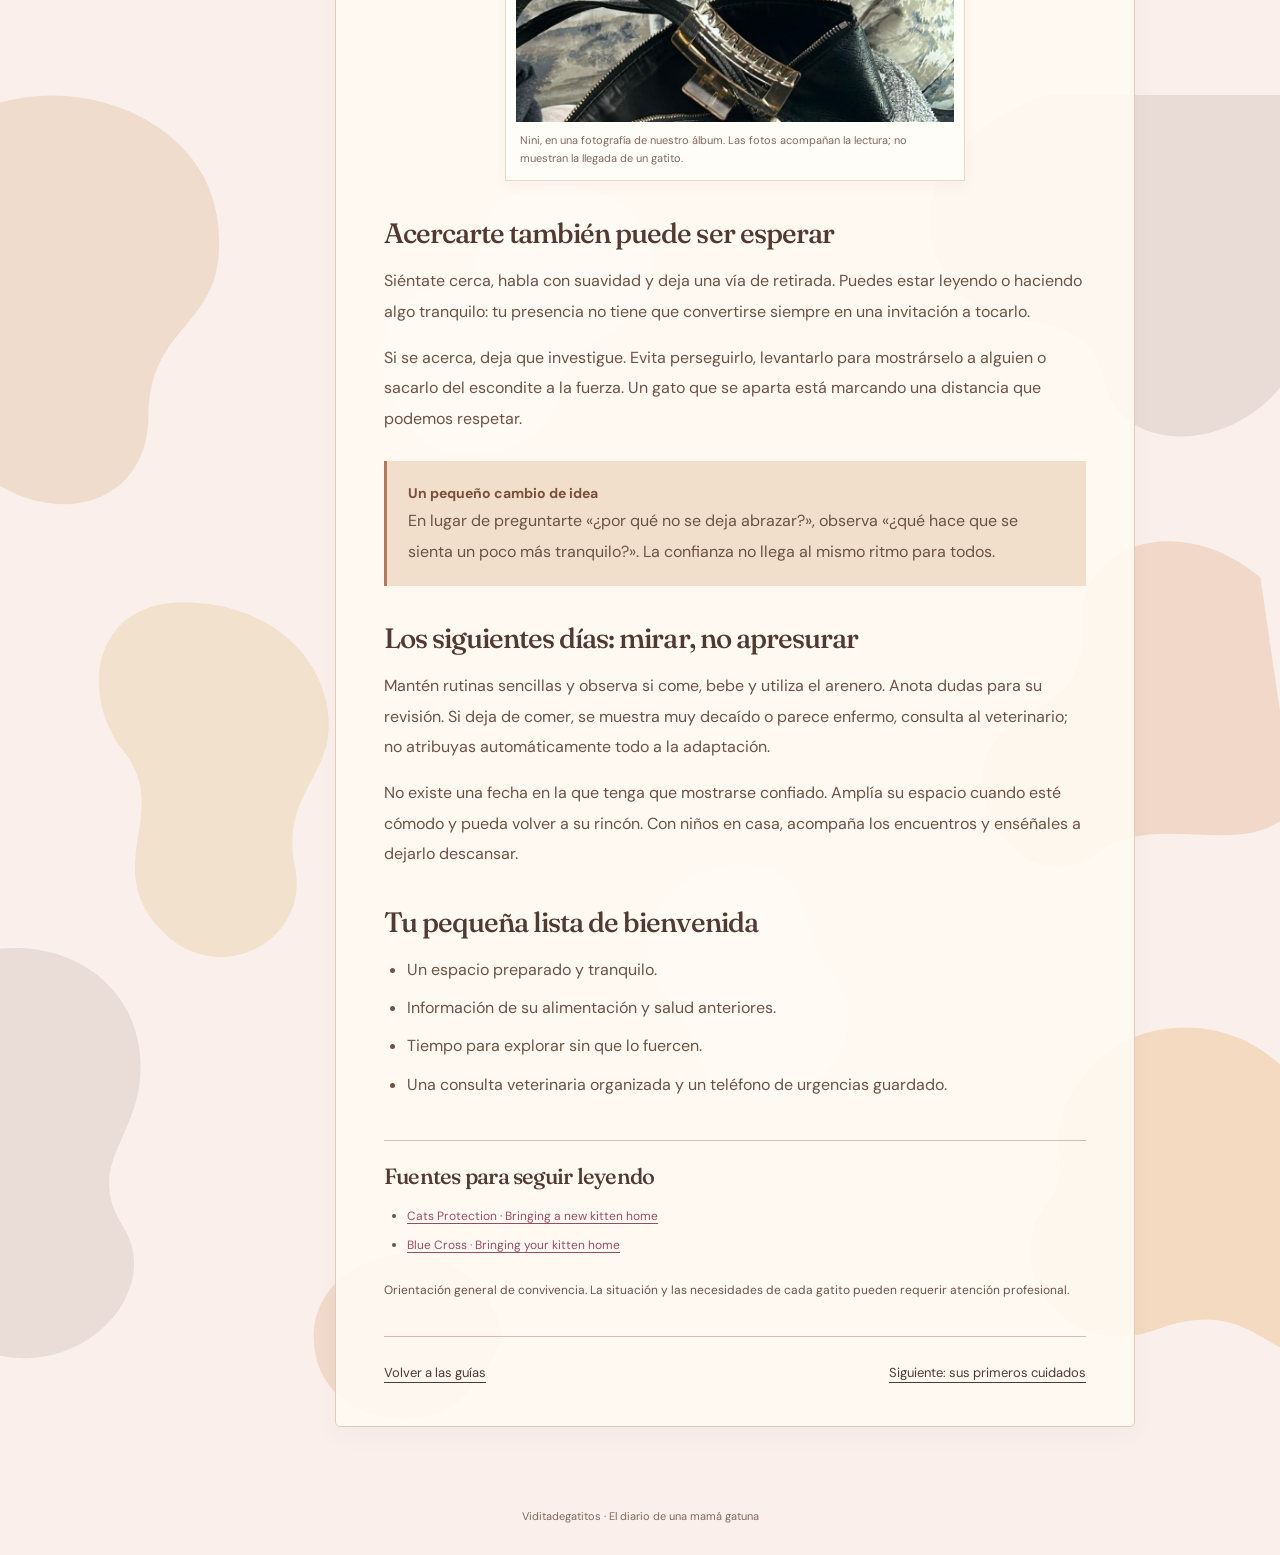
<file: primeros-dias.html>
<!doctype html><html lang="es"><head><meta charset="utf-8"><meta name="viewport" content="width=device-width,initial-scale=1"><meta name="description" content="Una guía para preparar la casa, recibir a tu gatito y empezar a ganar su confianza a su ritmo."><title>Un michi llegó a mi vida · Viditadegatitos</title><link rel="icon" href="favicon.svg"><link rel="stylesheet" href="base.css"><link rel="stylesheet" href="natural.css"><link rel="stylesheet" href="guia.css"><script defer src="guia.js"></script></head><body>
<a class="skip" href="#contenido">Ir a la guía</a><div class="reading-line" aria-hidden="true"><span></span></div><header class="guide-header"><a class="brand" href="index.html"><img src="favicon.svg" width="34" height="34" alt=""><span>Viditadegatitos<small>EL DIARIO DE UNA MAMÁ GATUNA</small></span></a><a href="index.html#blog">Todas las guías</a></header>
<main class="guide-layout" id="contenido"><nav class="guide-toc" aria-label="En esta guía"><strong>EN ESTA LECTURA</strong><a href="#preparar">Antes de que llegue</a><a href="#un-rincon-propio">Su primer rincón</a><a href="#acercarte">Cómo acercarte</a><a href="#rutina">Los siguientes días</a><a href="#recordar">Para recordar</a></nav><article class="guide-article"><span class="eyebrow">EL PRIMER DÍA</span><h1>Un michi llegó<br><em>a mi vida.</em></h1><div class="guide-meta"><span>Lectura breve · 3–4 minutos</span><span>Actualizada: 2 de noviembre de 2026</span></div><p class="lead">La primera bienvenida no tiene que ser una fiesta. Un lugar seguro, pocas novedades a la vez y tiempo para observarse pueden ser el comienzo de una relación muy bonita.</p>
<h2 id="preparar">Antes de abrir la transportadora</h2><p>Pregunta qué alimento conoce, qué arena utiliza y qué información de salud tienen sobre él. Tener esos datos a mano ayuda a preparar su llegada y la primera consulta veterinaria. Prepara también una transportadora resistente y bien ventilada para el traslado.</p><p>Revisa la casa desde su altura: cables, hilos, cintas, medicamentos, productos de limpieza y objetos pequeños deben quedar fuera de su alcance. Protege ventanas y balcones; una mosquitera que se desprende no es una barrera segura.</p>
<h2 id="un-rincon-propio">Un rincón propio, antes que toda la casa</h2><p>Empieza por una habitación tranquila. Necesitará un lugar cómodo para descansar, un escondite accesible, rascador, comida, agua y arenero. Distribuye los recursos de modo que el arenero quede apartado de la comida y el agua.</p><p>Deja la transportadora abierta en ese espacio y permite que salga cuando esté preparado. No hace falta enseñarle cada rincón ni presentarlo enseguida a todas las personas. Si hay otros animales, organiza las presentaciones poco a poco, con espacios separados al principio.</p>
<figure class="guide-photo-full"><img src="nini-dormida.png" alt="Nini dormida sobre una manta" width="960" height="1280" loading="lazy"><figcaption>Nini, en una fotografía de nuestro álbum. Las fotos acompañan la lectura; no muestran la llegada de un gatito.</figcaption></figure>
<h2 id="acercarte">Acercarte también puede ser esperar</h2><p>Siéntate cerca, habla con suavidad y deja una vía de retirada. Puedes estar leyendo o haciendo algo tranquilo: tu presencia no tiene que convertirse siempre en una invitación a tocarlo.</p><p>Si se acerca, deja que investigue. Evita perseguirlo, levantarlo para mostrárselo a alguien o sacarlo del escondite a la fuerza. Un gato que se aparta está marcando una distancia que podemos respetar.</p><div class="guide-callout"><strong>Un pequeño cambio de idea</strong><p>En lugar de preguntarte «¿por qué no se deja abrazar?», observa «¿qué hace que se sienta un poco más tranquilo?». La confianza no llega al mismo ritmo para todos.</p></div>
<h2 id="rutina">Los siguientes días: mirar, no apresurar</h2><p>Mantén rutinas sencillas y observa si come, bebe y utiliza el arenero. Anota dudas para su revisión. Si deja de comer, se muestra muy decaído o parece enfermo, consulta al veterinario; no atribuyas automáticamente todo a la adaptación.</p><p>No existe una fecha en la que tenga que mostrarse confiado. Amplía su espacio cuando esté cómodo y pueda volver a su rincón. Con niños en casa, acompaña los encuentros y enséñales a dejarlo descansar.</p>
<h2 id="recordar">Tu pequeña lista de bienvenida</h2><ul><li>Un espacio preparado y tranquilo.</li><li>Información de su alimentación y salud anteriores.</li><li>Tiempo para explorar sin que lo fuercen.</li><li>Una consulta veterinaria organizada y un teléfono de urgencias guardado.</li></ul>
<section class="guide-sources" aria-labelledby="fuentes"><h2 id="fuentes">Fuentes para seguir leyendo</h2><ul><li><a href="https://www.cats.org.uk/help-and-advice/getting-a-cat/bringing-a-new-kitten-home" target="_blank" rel="noopener noreferrer">Cats Protection · Bringing a new kitten home</a></li><li><a href="https://www.bluecross.org.uk/advice/cat/wellbeing-and-care/bringing-your-new-kitten-home" target="_blank" rel="noopener noreferrer">Blue Cross · Bringing your kitten home</a></li></ul><p>Orientación general de convivencia. La situación y las necesidades de cada gatito pueden requerir atención profesional.</p></section><div class="guide-next"><a href="index.html#blog">Volver a las guías</a><a href="primeros-cuidados.html">Siguiente: sus primeros cuidados</a></div></article></main><div class="guide-footer">Viditadegatitos · El diario de una mamá gatuna</div></body></html>
</file>
<file: base.css>
@import url('https://fonts.googleapis.com/css2?family=Cormorant+Garamond:ital,wght@0,400;0,500;0,600;1,400;1,500&family=DM+Sans:wght@400;500;600;700&family=Caveat:wght@400;500&display=swap');
:root{--paper:#fff9f4;--pink:#f6d4de;--light:#fceaf0;--rose:#863853;--ink:#593541;--muted:#826871;--line:#dec6cb;--serif:'Cormorant Garamond',Georgia,serif;--sans:'DM Sans',Arial,sans-serif;--hand:'Caveat','Segoe Print',cursive}*{box-sizing:border-box}html{scroll-behavior:smooth;scroll-padding-top:85px}body{margin:0;background:var(--paper);color:var(--ink);font:16px/1.65 var(--sans)}h1,h2,h3,p,figure{margin:0}h1,h2,h3{font-family:var(--serif);font-weight:500;line-height:1.04}h2{font-size:clamp(40px,4.6vw,65px);letter-spacing:-.035em}h2 em,h1 em{font-weight:400;color:var(--rose)}a{color:inherit;text-decoration:none}button,input,textarea{font:inherit;color:inherit}button{cursor:pointer}button,a,label{-webkit-tap-highlight-color:transparent}img{max-width:100%;display:block;object-fit:cover}button:focus-visible,a:focus-visible,input:focus-visible,textarea:focus-visible{outline:3px solid #a35474;outline-offset:5px}button{border:0}button:disabled{opacity:.5;cursor:default}.wrap{width:min(1240px,calc(100% - 100px));margin-inline:auto}.eyebrow{font:600 10px/1.6 var(--sans);letter-spacing:.19em;color:var(--rose)}.announcement{background:var(--rose);color:#fff0f4;font-size:11px;letter-spacing:.03em;text-align:center;padding:7px 15px}.announcement span{margin-left:20px}.header{position:sticky;top:0;z-index:30;display:flex;justify-content:space-between;align-items:center;gap:25px;padding:18px 4%;background:#fff9f4ed;backdrop-filter:blur(12px);border-bottom:1px solid #dec6cb80}.brand{font-family:var(--serif);font-size:27px;display:flex;gap:13px;align-items:center;line-height:1.05}.brand-icon{color:var(--rose);font-size:37px}.brand small{display:block;font:500 8px var(--sans);letter-spacing:.15em;margin-top:7px}.header nav{display:flex;gap:30px;font-size:12px}.header nav a{position:relative}.header nav a:after{content:'';position:absolute;bottom:-6px;left:0;right:100%;height:1px;background:var(--rose);transition:right .2s}.header nav a:hover:after{right:0}.saved-open{background:transparent;font-size:30px;line-height:1;padding:5px 10px;display:flex;gap:8px;align-items:center}.saved-open span{font-size:11px}.menu-toggle{display:none}.hero{padding:20px 22px 0}.scene{position:relative;height:min(665px,calc(100vh - 155px));min-height:510px;overflow:hidden;background:#f6d9d5}.scene-art{position:absolute;height:100%;width:100%;object-position:center 58%;transition:filter 1.2s,transform 1.2s}.scene-wash{position:absolute;inset:0;background:linear-gradient(90deg,#fff3ecdb 0%,#fff3ec96 28%,transparent 59%);pointer-events:none}.hero-copy{position:absolute;left:5%;top:13%;width:55%;z-index:2;pointer-events:none}.hero-copy h1{font-size:clamp(45px,5.5vw,83px);letter-spacing:-.045em;margin:20px 0 24px}.hero-copy>p:not(.eyebrow){font-size:15px;color:#694a51;line-height:1.8;margin-bottom:28px}.button{display:inline-flex;align-items:center;justify-content:center;gap:22px;padding:14px 23px;font-size:12px;font-weight:600;letter-spacing:.015em;border:1px solid transparent;transition:transform .25s,background .25s;pointer-events:auto}.button:hover{transform:translateY(-3px)}.primary{background:var(--rose);color:white}.primary:hover{background:#6d2942}.outline{background:transparent;border-color:#b48392;color:var(--rose)}.handwritten{font:500 25px/1.3 var(--hand);color:var(--rose)}.hero-copy>.handwritten{display:block;transform:rotate(-4deg);margin:17px 0 0 35px}.scene-hint{position:absolute;left:5%;bottom:27px;font-size:9px;font-weight:600;letter-spacing:.12em;display:flex;gap:10px;align-items:center;background:#fff9f4d9;padding:10px 14px}.hint-dot{width:6px;height:6px;background:var(--rose);border-radius:50%}.hotspot{position:absolute;z-index:3;background:transparent;padding:10px;display:flex;align-items:center;gap:8px;transform:translate(-50%,-50%);isolation:isolate}.hotspot>span{height:35px;width:35px;display:grid;place-items:center;border:1px solid #fff9f4;border-radius:50%;background:#fff9f4df;color:var(--rose);font-size:25px;box-shadow:0 0 0 7px #fff5f24d;transition:transform .3s}.hotspot:hover>span,.hotspot:focus-visible>span{transform:scale(1.15);background:var(--rose);color:white}.hotspot b{background:#fff9f4eb;padding:5px 9px;font-size:10px;line-height:1.4;font-weight:500;opacity:0;transform:translateX(-4px);transition:.2s;white-space:nowrap}.hotspot:hover b,.hotspot:focus-visible b,.scene.exploring .hotspot b{opacity:1;transform:none}.hs-books{left:51%;top:78%}.hs-cat{left:77%;top:59%}.hs-bowl{left:85%;top:85%}.hs-window{left:83%;top:28%}.hotspot.discovered>span{background:var(--rose);color:white}.discovery{position:absolute;right:25px;bottom:23px;background:#fff9f4e8;padding:9px 14px;font-size:10px;display:flex;gap:15px;align-items:center}.discovery span:last-child{font-size:16px;letter-spacing:3px;color:var(--rose)}.scene-response{position:absolute;z-index:6;right:5%;top:8%;background:#fff9f4f5;border:1px solid #dcaebf;padding:18px 22px;width:min(300px,65%);font-family:var(--hand);font-size:24px;line-height:1.3;box-shadow:0 5px 30px #733c4c16}.scene-response[hidden]{display:none}.scene.evening .scene-art{filter:sepia(.12) saturate(.85) brightness(.8) hue-rotate(328deg)}.scene.evening{background:#be8194}.hero-caption{display:flex;justify-content:space-between;gap:20px;padding:17px 0;font-size:9px;letter-spacing:.1em;color:var(--muted);align-items:center}.hero-caption button{background:transparent;padding:0;border-bottom:1px solid var(--line);font-size:11px;letter-spacing:0}.ribbon{background:var(--pink);padding:15px 20px;display:flex;justify-content:space-around;gap:25px;overflow:hidden;white-space:nowrap;font-size:9px;letter-spacing:.16em;border-block:1px solid #e5b7c6}.ribbon i{font-size:19px;font-style:normal;line-height:1;color:var(--rose)}.section{padding-block:85px}.welcome{text-align:center}.welcome h2{margin:17px 0}.welcome>p{font-size:14px;color:var(--muted)}.door-grid{display:grid;grid-template-columns:repeat(3,1fr);gap:20px;margin-top:43px}.door{text-align:left;background:#f9e2e8;border:1px solid #eac4cf;padding:26px 28px 0;position:relative;overflow:hidden;transition:transform .3s,box-shadow .3s}.door:nth-child(2){background:#f3e6d2;border-color:#e3cfb5}.door:nth-child(3){background:#ece6ef;border-color:#d7c9dc}.door:hover{transform:translateY(-7px);box-shadow:0 12px 30px #5c304514}.door-number{font-size:8px;letter-spacing:.13em}.door-symbol{font-size:50px;line-height:1;display:block;color:var(--rose);margin:23px 0 15px;transition:transform .4s}.door:hover .door-symbol{transform:rotate(15deg)}.door h3{font-size:36px;letter-spacing:-.02em}.door p{font-size:12px;color:var(--muted);margin:17px 0 23px}.door-action{display:flex;justify-content:space-between;gap:12px;border-top:1px solid #c8a9b278;padding:16px 0;font-size:10px}.door-action>span{font-size:17px;line-height:1}.journal-section{background:#fbeef0;border-block:1px solid #ecd8df}.section-heading{display:flex;justify-content:space-between;align-items:end;gap:35px;margin-bottom:35px}.section-heading h2{margin-top:15px}.journal-tools{width:260px;flex-shrink:0}.search-label{font-size:11px;font-weight:500}.search-box{display:flex;align-items:center;gap:12px;border-bottom:1px solid #b88e9d;margin:9px 0 12px;padding:0 0 7px}.search-box>span{font-size:27px}.search-box input{width:100%;font-size:12px;background:transparent;border:0;padding:0;min-width:0}.text-button{background:transparent;padding:0;font-size:11px;text-decoration:underline;text-underline-offset:5px;color:var(--rose)}.filters{display:flex;gap:8px;flex-wrap:wrap;margin-bottom:15px}.filters button{border:1px solid #dbb9c6;background:transparent;padding:8px 15px;border-radius:30px;font-size:11px;transition:background .2s}.filters button.active{background:var(--rose);color:white;border-color:var(--rose)}.result-count{font-size:10px;color:var(--muted);margin-bottom:22px}.articles{display:grid;grid-template-columns:repeat(3,1fr);gap:40px 25px}.article-card{position:relative}.card-image{height:265px;position:relative;overflow:hidden;background:#e7c6ce;width:100%;padding:0;text-align:left}.card-image img{width:100%;height:100%;transition:transform .6s}.card-image:hover img{transform:scale(1.06)}.pill{background:var(--paper);color:var(--rose);font-size:9px;letter-spacing:.04em;padding:6px 10px;display:inline-block}.card-image .pill{position:absolute;bottom:14px;left:14px}.card-meta{font-size:9px;letter-spacing:.08em;color:var(--muted);margin:17px 0 9px}.article-card h3{font-size:28px;line-height:1.1;letter-spacing:-.02em;margin-bottom:12px;padding-right:20px}.article-card>p{font-size:13px;color:var(--muted);margin-bottom:17px;line-height:1.7}.favorite{position:absolute;top:12px;right:12px;background:#fff9f4ef;color:var(--rose);width:34px;height:34px;border-radius:50%;font-size:25px;line-height:1;transition:transform .2s}.favorite:hover{transform:scale(1.12)}.favorite[aria-pressed=true]{background:var(--rose);color:white}.local-note{font-size:10px;color:var(--muted);margin-top:30px}.empty-results{grid-column:1/-1;background:var(--paper);padding:35px;text-align:center}.empty-results h3{font-size:30px;margin-bottom:15px}.empty-results p{font-size:13px;color:var(--muted);margin-bottom:20px}.quote-section{text-align:center;padding:80px 25px;background:#f0ddcf;position:relative;overflow:hidden}.quote-flower{display:block;font-size:55px;line-height:1.3;color:#a76e79}.quote-section h2{margin:20px 0 30px}.quote-section .handwritten{display:block;margin-top:20px;transform:rotate(-3deg)}.album-controls{display:flex;align-items:center;gap:12px}.album-controls>span{font-size:10px;letter-spacing:.12em;margin-right:10px}.album-controls button{background:transparent;border:1px solid #cba6b5;border-radius:50%;width:37px;height:37px;font-size:25px;line-height:1}.album-controls button:hover{background:var(--pink)}.album-stage{display:grid;grid-template-columns:1.1fr 1fr;gap:70px;align-items:center}.album-main{padding:0;position:relative;background:#eac9bf;overflow:hidden;width:100%;aspect-ratio:1.1}.album-main>img{height:100%;width:100%;transition:transform .5s}.album-main:hover>img{transform:scale(1.04)}.album-open{position:absolute;bottom:20px;left:20px;background:#fff9f4e6;padding:8px 12px;font-size:9px;letter-spacing:.1em}.album-story h3{font-size:49px;letter-spacing:-.03em;margin:18px 0}.album-story>p{font-size:14px;max-width:330px;color:var(--muted);margin-bottom:20px}.album-thumbs{display:flex;gap:10px;margin:28px 0 20px}.album-thumbs button{width:64px;height:70px;padding:3px;border:1px solid transparent;background:transparent;opacity:.65}.album-thumbs button.selected{border-color:var(--rose);opacity:1}.album-thumbs img{width:100%;height:100%}.album-story small{font-size:10px;color:var(--muted);display:block;max-width:290px}.video-section{background:#f7d9e3}.video-layout{display:grid;grid-template-columns:1fr 1.1fr;gap:70px;align-items:center}.video-copy h2{margin:18px 0 25px}.video-copy>p{font-size:13px;line-height:1.9;color:var(--muted);margin-bottom:25px}.video-copy .quiet{font-size:10px;margin-top:14px}.video-frame{position:relative;aspect-ratio:1.2;background:#b599a6;overflow:hidden;border-radius:50% 50% 0 0}.video-frame img{width:100%;height:100%}.video-label{position:absolute;bottom:25px;left:50%;transform:translateX(-50%);background:#fff9f4dc;padding:9px 13px;font-size:9px;white-space:nowrap;letter-spacing:.08em}.video-frame video{height:100%;width:100%;background:#392432}.community{display:grid;grid-template-columns:1fr 1.1fr;gap:75px}.community h2{margin:20px 0 24px}.community-intro>p{font-size:14px;color:var(--muted);max-width:330px;margin-bottom:25px}.empty-comments{font:28px/1.3 var(--hand);color:#a27887;border-bottom:1px dashed var(--line);padding:0 0 25px;margin-bottom:25px}.field{margin-bottom:17px}.field label{display:block;font-size:11px;margin-bottom:7px}.field input,.field textarea{width:100%;background:transparent;border:1px solid var(--line);font-size:13px;padding:12px 15px;border-radius:0}.field textarea{resize:vertical}.form-bottom{display:flex;justify-content:space-between;align-items:center;gap:20px}.form-bottom>span{font-size:9px;max-width:180px;color:var(--muted)}.form-bottom .button{font-size:10px;padding:12px 18px;white-space:nowrap}#comment-status{font-size:11px;color:var(--rose);margin-top:15px}#comment-list{max-height:280px;overflow:auto}.comment{padding:16px;background:var(--light);margin-bottom:15px}.comment strong{font-size:12px}.comment p{font-size:13px;white-space:pre-wrap;overflow-wrap:anywhere}.quiet{font-size:12px;color:var(--muted)}.comment .quiet{font-size:10px}.future-game{display:flex;align-items:center;gap:25px;padding:35px 0;border-top:1px solid var(--line);margin-bottom:60px}.future-game>span:first-child{font-size:50px;color:var(--rose)}.future-game h2{font-size:35px;margin:6px 0}.future-game p{font-size:12px;color:var(--muted);max-width:460px}.future-game>.handwritten{margin-left:auto;transform:rotate(-4deg);font-size:22px}footer{background:#eac5d2;padding-block:42px 18px}.footer-top{display:flex;justify-content:space-between;align-items:center;gap:25px;padding-bottom:35px}.footer-top p{font:25px/1.2 var(--serif)}.footer-top>a:last-child{font-size:11px}.footer-bottom{border-top:1px solid #cc9eae;padding-top:18px;display:flex;justify-content:space-between;font-size:9px;gap:15px}.footer-bottom button{font-size:9px}dialog{background:var(--paper);color:var(--ink);width:min(740px,calc(100% - 30px));max-height:90vh;overflow:auto;border:1px solid var(--line);padding:40px;box-shadow:0 20px 100px #44223340}dialog::backdrop{background:#3e2539a6;backdrop-filter:blur(4px)}.close-dialog{position:sticky;top:0;float:right;width:34px;height:34px;background:var(--pink);font-size:25px;line-height:1;z-index:3;border-radius:50%}#reader h2{font-size:43px;margin:20px 0}#reader img{max-height:320px;width:100%;margin:25px 0}#reader h3{font-size:30px;margin:25px 0 12px}#reader p{margin-bottom:15px;font-size:16px}#reader li{margin-bottom:10px}#reader .article-note{font-size:12px;color:var(--muted);border-top:1px solid var(--line);padding-top:17px;margin-top:30px}.source-link{text-decoration:underline;color:var(--rose)}#lightbox{padding:18px;text-align:center;width:min(850px,calc(100% - 30px))}#lightbox-image{max-height:70vh;object-fit:contain;margin:auto}#lightbox-caption{margin:15px 0}body.modal-open{overflow:hidden}#journey{max-width:650px}#journey h2{font-size:44px;margin:20px 0}#journey p{font-size:14px;color:var(--muted);margin:18px 0}.journey-progress{display:flex;gap:5px;margin:25px 0}.journey-progress span{height:3px;background:#e5cbd3;flex:1}.journey-progress span.done{background:var(--rose)}.journey-options{display:grid;gap:12px;margin:23px 0}.journey-options button{padding:18px 20px;border:1px solid var(--line);background:var(--light);font-size:14px;text-align:left;transition:background .2s}.journey-options button:hover{background:var(--pink)}.journey-controls{display:flex;gap:20px;align-items:center;margin-top:20px}.recommendation{padding:22px;background:var(--light);margin:20px 0}.recommendation h3{font-size:29px;margin-bottom:10px}.recommendation .text-button{font-size:12px}.reader-progress{position:sticky;top:-40px;height:3px;background:var(--pink);z-index:2;margin:-40px -40px 30px}.reader-progress span{display:block;height:100%;background:var(--rose);width:0}.reader-actions{display:flex;align-items:center;gap:20px;margin-bottom:20px}.reader-actions button{position:static;border-radius:0;width:auto;height:auto;font-size:12px;padding:8px 12px}.skip{position:fixed;top:-100px;left:15px;padding:10px;background:white;z-index:100}.skip:focus{top:10px}#toast{position:fixed;bottom:25px;left:50%;transform:translate(-50%,20px);max-width:calc(100% - 30px);background:var(--rose);color:white;z-index:100;padding:13px 24px;font-size:12px;opacity:0;pointer-events:none;transition:.25s;text-align:center}#toast.visible{opacity:1;transform:translate(-50%,0)}
@media(min-width:1600px){.scene{height:730px}.hero-copy{top:18%}}
@media(max-width:1050px){.wrap{width:calc(100% - 60px)}.header nav{gap:18px}.hero-copy{left:4%;width:65%}.hero-copy h1{font-size:64px}.hero-copy .eyebrow{font-size:9px}.scene{min-height:490px;height:550px}.door{padding-inline:20px}.door h3{font-size:30px}.album-stage,.video-layout{gap:40px}.community{gap:40px}.card-image{height:225px}.article-card h3{font-size:26px}.hero-caption>span:nth-child(2){display:none}.hs-cat{left:80%}.hs-books{left:56%}.hs-window{left:85%}.hero-copy>p:not(.eyebrow){font-size:14px}}
@media(max-width:760px){html{scroll-padding-top:80px}.wrap{width:calc(100% - 36px)}.header{padding:15px 18px;gap:15px;flex-wrap:wrap}.brand{font-size:24px}.brand small{font-size:7px;letter-spacing:.1em}.brand-icon{font-size:31px}.header nav{display:none;width:100%;order:4;gap:20px;border-top:1px solid var(--line);padding-top:14px;justify-content:space-between;font-size:11px}.header nav.open{display:flex}.menu-toggle{display:block;background:transparent;font-size:11px;padding:5px;margin-left:auto}.saved-open{font-size:25px;padding-inline:0;gap:5px}.announcement{font-size:9px}.hero{padding:10px 10px 0}.scene{height:730px;min-height:0;max-height:none}.scene-art{object-position:72% bottom;height:65%;bottom:0}.scene-wash{background:linear-gradient(#fff1eb 0%,#fff1eb 30%,#fff1ebd1 40%,transparent 59%)}.hero-copy{top:26px;left:7%;width:87%}.hero-copy h1{font-size:53px;margin:17px 0 19px}.hero-copy>p:not(.eyebrow){font-size:13px;margin-bottom:20px}.hero-copy .button{font-size:11px;padding:12px 18px}.hero-copy>.handwritten{display:inline-block;margin:0 0 0 12px;font-size:22px;max-width:130px;vertical-align:middle}.hero-copy .eyebrow{font-size:8px}.scene-hint{bottom:60px;left:6%;font-size:7px;padding:8px 10px;gap:7px}.discovery{bottom:15px;left:6%;right:auto;font-size:9px;padding:8px 10px}.hotspot>span{width:31px;height:31px;font-size:22px;box-shadow:0 0 0 5px #fff5f24d}.hotspot{padding:6px}.hotspot b{font-size:8px;padding:4px 6px}.hs-cat{left:63%;top:73%}.hs-window{left:76%;top:49%}.hs-books{left:35%;top:81%}.hs-bowl{left:82%;top:88%}.scene-response{top:auto;bottom:190px;right:5%;font-size:22px;max-width:260px}.hero-caption{font-size:7px;padding:12px 4px;gap:8px}.hero-caption button{font-size:9px}.ribbon{gap:24px;justify-content:start;font-size:8px;padding-block:13px}.section{padding-block:55px}h2{font-size:43px}.welcome>.eyebrow{font-size:8px}.welcome h2{font-size:42px}.welcome>p{font-size:12px}.door-grid{grid-template-columns:1fr;gap:13px;margin-top:28px}.door{padding:20px 24px 0;display:grid;grid-template-columns:1fr 50px}.door-number{grid-column:1/-1;font-size:8px}.door-symbol{grid-column:2;grid-row:2/4;font-size:43px;margin:23px 0 0}.door h3{font-size:34px;grid-column:1;margin-top:15px}.door h3 br{display:none}.door p{grid-column:1;grid-row:3;margin:10px 0 17px}.door-action{grid-column:1/-1;padding:13px 0}.section-heading{display:block;margin-bottom:25px}.section-heading h2{font-size:43px}.journal-tools{width:100%;margin-top:25px}.search-label{font-size:11px}.search-box input{font-size:13px}.filters{gap:7px}.filters button{font-size:10px;padding:8px 12px}.articles{grid-template-columns:repeat(2,1fr);gap:30px 15px}.card-image{height:190px}.card-image .pill{font-size:8px;padding:5px 7px;left:9px;bottom:9px}.article-card h3{font-size:25px}.article-card>p{font-size:12px}.card-meta{font-size:8px;line-height:1.6}.favorite{width:30px;height:30px;font-size:23px;top:8px;right:8px}.quote-section{padding-block:55px}.quote-section h2{font-size:43px}.quote-section>.eyebrow{font-size:8px}.album-controls{margin-top:25px;justify-content:end}.album-stage{grid-template-columns:1fr;gap:25px}.album-main{aspect-ratio:1.2}.album-story h3{font-size:42px}.album-story .eyebrow{font-size:9px}.album-story>p{max-width:none}.album-thumbs{margin:22px 0 15px}.video-layout{grid-template-columns:1fr;gap:30px}.video-copy h2{font-size:43px}.video-frame{aspect-ratio:1.2}.community{grid-template-columns:1fr;gap:30px}.community-intro>p{max-width:none}.community h2{font-size:43px}.form-bottom{gap:15px;flex-wrap:wrap}.form-bottom>span{max-width:none;font-size:10px}.form-bottom .button{font-size:12px;width:100%}.future-game{gap:17px;flex-wrap:wrap;padding-top:25px}.future-game>span:first-child{font-size:36px}.future-game>div{max-width:calc(100% - 55px)}.future-game h2{font-size:31px}.future-game p{font-size:12px}.future-game>.handwritten{margin-left:52px}.footer-top{flex-wrap:wrap;gap:25px}.footer-top .brand{width:100%}.footer-top p{font-size:24px}.footer-bottom{font-size:8px;align-items:start}.footer-bottom .text-button{font-size:9px;white-space:nowrap}dialog{padding:26px}#reader h2{font-size:37px}#reader p{font-size:15px}.reader-progress{top:-26px;margin:-26px -26px 25px}#journey h2{font-size:37px}}
@media(max-width:400px){.hero-copy h1{font-size:46px}.hero-copy>.handwritten{font-size:20px;max-width:105px;margin-left:6px}.hero-copy .button{font-size:10px;padding-inline:14px}.hero-copy>p:not(.eyebrow){font-size:12px}.scene{height:700px}.articles{grid-template-columns:1fr}.card-image{height:290px}.article-card h3{font-size:32px}.article-card>p{font-size:14px}.card-meta{font-size:9px}.hero-caption>span:first-child{max-width:135px}.brand{font-size:21px}.brand small{font-size:6px}.door h3{font-size:31px}}
.hotspot{width:55px;height:55px;padding:10px}.hotspot b{position:absolute;left:100%;top:50%;transform:translate(-4px,-50%)}.hotspot:hover b,.hotspot:focus-visible b,.scene.exploring .hotspot b{transform:translate(0,-50%)}.hs-cat{left:86%;top:60%}.hs-window{left:73%;top:28%}.hs-bowl{left:88%;top:84%}.hs-cat b,.hs-window b,.hs-bowl b{left:auto;right:100%}.scene-response{animation:note-in .3s ease-out}@keyframes note-in{from{opacity:0;transform:translateY(8px)}to{opacity:1;transform:translateY(0)}}
@media(max-width:760px){.scene-art{height:60%;object-position:right bottom}.hotspot{width:47px;height:47px;padding:8px}.hs-books{left:16%;top:83%}.hs-cat{left:76%;top:77%}.hs-window{left:54%;top:53%}.hs-bowl{left:81%;top:93%}.hs-bowl b{left:auto;right:100%}.scene-hint{max-width:77%}}
/* Original SVG glints hint at the scene without covering it with badges. */
.scene .hotspot{width:72px;height:68px;padding:0;cursor:pointer;display:grid;place-items:center;background:transparent;border:0;border-radius:30px}
.scene .hotspot>span,.scene .hotspot.discovered>span{position:absolute;top:-10px;left:25px;display:block;width:22px;height:22px;background:transparent;border:0;border-radius:0;box-shadow:none;color:inherit;animation:soft-glimmer 4.8s ease-in-out infinite;pointer-events:none;transform:none}
.scene .hotspot>span img{width:100%;height:100%;object-fit:contain;filter:drop-shadow(0 0 4px #fff8e9)}
.scene .hotspot:hover>span,.scene .hotspot:focus-visible>span{background:transparent;color:inherit;box-shadow:none;transform:none;animation-play-state:paused;opacity:1;filter:drop-shadow(0 0 5px #fff4d3)}
.scene .hs-cat>span{animation-delay:-1.2s}.scene .hs-window>span{animation-delay:-2.4s}.scene .hs-bowl>span{animation-delay:-3.6s}
.scene .hotspot b,.scene.exploring .hotspot b{top:-16px;left:50%;right:auto;max-width:160px;background:#fff9f4ed;border:1px solid #e7cbd3;padding:5px 10px;font-size:11px;font-weight:500;border-radius:4px;opacity:0;transform:translate(-50%,-100%);pointer-events:none;transition:opacity .18s}
.scene .hotspot:hover b,.scene .hotspot:focus-visible b{opacity:1;transform:translate(-50%,-100%)}
.scene .hotspot:focus-visible{outline:2px dashed #863853;outline-offset:2px}
@keyframes soft-glimmer{0%,100%{opacity:.35;transform:scale(.78) rotate(-8deg)}45%,55%{opacity:.95;transform:scale(1.08) rotate(8deg)}}
@media(hover:none){.scene .hotspot>span{width:24px;height:24px;left:24px}.scene .hotspot:hover b{opacity:0}.scene .hotspot:focus-visible b{opacity:1}}
@media(prefers-reduced-motion:reduce){html{scroll-behavior:auto}*,*:before,*:after{animation:none!important;transition:none!important}.scene .hotspot>span{opacity:.85;transform:none}}
</file>
<file: natural.css>
@import url('https://fonts.googleapis.com/css2?family=Fraunces:ital,opsz,wght@0,9..144,500;0,9..144,600;1,9..144,500&display=swap');
:root{--paper:#fff8ef;--pink:#f1d7dc;--light:#fae9e6;--rose:#954f62;--ink:#503a32;--muted:#80685d;--line:#d4beb3;--serif:'Fraunces',Georgia,serif}
body{background:#faefeb url('calico-pattern.svg') repeat 0 0/1440px 1400px}body:before{content:'';position:fixed;inset:0;pointer-events:none;z-index:70;opacity:.045;background-image:url("data:image/svg+xml,%3Csvg viewBox='0 0 180 180' xmlns='http://www.w3.org/2000/svg'%3E%3Cfilter id='n'%3E%3CfeTurbulence type='fractalNoise' baseFrequency='.8' numOctaves='3' stitchTiles='stitch'/%3E%3C/filter%3E%3Cpath fill='%23745943' filter='url(%23n)' opacity='.4' d='M0 0h180v180H0z'/%3E%3C/svg%3E")}
.reading-line{position:fixed;top:0;left:0;right:0;z-index:110;height:3px;background:transparent}.reading-line span{height:100%;display:block;background:#b97c54;transform:scaleX(0);transform-origin:left;width:100%}.header{position:absolute;top:23px;left:3%;right:3%;padding:20px 24px;background:#fff8f019;border:1px solid #fff5e846;backdrop-filter:blur(13px);border-radius:12px;color:#fff8ee;transition:background .4s,color .4s,box-shadow .4s;z-index:40}.brand{font-family:var(--serif);font-size:23px;font-weight:500;gap:11px;letter-spacing:-.065em}.brand-rest{font-weight:500}.brand small{font-size:7px;font-weight:600;letter-spacing:.15em}.header .brand img{border-radius:11px}.header nav{font-size:12px;gap:24px}.header nav a:after{background:currentColor}.saved-open{font-size:27px}.menu-toggle{color:inherit}.natural-hero{position:relative;height:clamp(710px,94svh,1000px);min-height:710px;overflow:hidden;color:#fffaf1;background:#5e4c3d;border-radius:0 0 4% 4%/0 0 4% 6%;isolation:isolate}.hero-photo-layer{position:absolute;inset:-3% 0 -9%;z-index:-3;overflow:hidden;transform:translateY(var(--hero-shift,0))}.hero-photo-layer img{height:100%;width:100%;object-position:70% 52%;transition:opacity .45s,transform 1s;will-change:transform;filter:saturate(.82)}.hero-photo-layer img.switching{opacity:.1;transform:scale(1.035)}.hero-shade{position:absolute;inset:0;z-index:-1;background:linear-gradient(90deg,#30251ef0 0%,#3a2926cc 23%,#35281e54 57%,#301e1210 83%),linear-gradient(0deg,#2c231cc4 0%,transparent 30%)}.natural-hero-content{position:relative;padding-top:clamp(180px,25svh,300px);padding-bottom:30px;pointer-events:none}.natural-hero-content>*{pointer-events:auto}.hero-kicker{color:#f3d7c2;font-size:10px;letter-spacing:.17em}.natural-hero h1{font-size:clamp(54px,6.35vw,104px);letter-spacing:-.065em;line-height:1.06;margin:24px 0 28px;max-width:850px;font-weight:500}.natural-hero h1 em{color:#edbebe;font-style:italic;font-weight:500}.line-mask{display:block;overflow:hidden;padding-bottom:.12em;margin-bottom:-.12em}.line-mask>span{display:block;animation:title-arrive 1.2s cubic-bezier(.2,.8,.2,1) both}.line-mask:nth-child(2)>span{animation-delay:.14s}.natural-hero-content>p{font-size:15px;line-height:1.85;color:#ffefdfc9;animation:soft-arrive 1.2s .25s both}.hero-actions{display:flex;gap:28px;align-items:center;margin:30px 0}.hero-actions .primary{background:#e8b9b5;color:#4a3430;border-radius:40px;padding:16px 25px;font-size:12px}.hero-actions .primary:hover{background:#f2d1cd}.hero-album-link{border-bottom:1px solid #e8d4c698;font-size:12px;padding:5px 0}.hero-byline{display:flex;align-items:center;gap:13px;font-size:10px;color:#ffefdfbf;line-height:1.6;margin-top:38px}.hero-byline strong{font-weight:400;color:#fff6ec}.tiny-avatars{display:flex;padding-left:0}.tiny-avatars img{height:38px;width:38px;border:2px solid #f3e2d3;border-radius:50%}.tiny-avatars img+img{margin-left:-10px}.hero-bottom{position:absolute;bottom:39px;left:0;right:0;display:flex;align-items:end;justify-content:space-between;gap:25px}.hero-switch>span{font-size:8px;letter-spacing:.19em;color:#efdbc5;display:block;margin-bottom:10px}.hero-switch>div{display:flex;gap:7px}.hero-switch button{background:transparent;border:1px solid #fff9ed7d;color:#fff8ec;padding:8px 16px;font-size:11px;border-radius:30px;transition:background .3s,color .3s}.hero-switch button.selected{background:#fff7ee;color:#664631;border-color:#fff7ee}.hero-switch button:hover{background:#fff7ee40}.hero-switch button.selected:hover{background:#fff7ee}.scroll-invitation{font-size:10px;display:flex;align-items:center;gap:14px;padding-bottom:9px}.scroll-invitation span{font-size:22px;animation:scroll-nudge 2.4s infinite}.hero-signed{text-align:right}.hero-signed .handwritten{color:#f4cfbd;display:block;font-size:24px;transform:rotate(-4deg)}.hero-signed>span:last-child{display:block;font-size:7px;letter-spacing:.18em;margin-top:8px;color:#f4ddc8}.hero-chapter{position:absolute;top:150px;right:4%;font-size:8px;letter-spacing:.18em;writing-mode:vertical-rl;color:#fff5e8aa}.moving-ribbon{background:#ead0c380;overflow:hidden;border-block:1px solid #caac9959;padding:17px 0;margin-top:22px;transform:rotate(-1.1deg);width:100%}.moving-ribbon>div{width:max-content;display:flex;gap:43px;align-items:center;animation:ribbon-walk 42s linear infinite}.moving-ribbon:hover>div{animation-play-state:paused}.moving-ribbon span{font-size:10px;letter-spacing:.14em;color:#795641}.moving-ribbon i{font-size:23px;line-height:1;font-style:normal;color:#ac7150}.section{padding-block:105px}.eyebrow{color:#9d654d;font-size:10px}h2{font-size:clamp(36px,3.9vw,62px);line-height:1.12;font-weight:500;letter-spacing:-.055em}h2 em{color:#a55c64}.meet-section{display:grid;grid-template-columns:1fr 1.05fr;gap:80px;align-items:center;padding-block:125px 85px}.meet-copy h2{margin:20px 0 24px}.meet-copy>p{font-size:14px;color:var(--muted);line-height:1.9;max-width:405px;margin-bottom:15px}.meet-copy .text-button{display:inline-block;margin-top:10px;font-size:12px}.meet-signature{display:block;margin-top:32px;transform:rotate(-4deg);font-size:25px}.meet-photos{height:460px;position:relative;perspective:1000px}.polaroid{background:#fffdf8;border:1px solid #eee3d9;box-shadow:0 15px 35px #6b4b3421;padding:12px 12px 0;text-align:left;position:relative;transition:transform .55s cubic-bezier(.2,.8,.2,1),box-shadow .55s;cursor:pointer;color:var(--ink);font-family:var(--hand);will-change:transform}.polaroid:focus-visible{outline:3px solid var(--rose);outline-offset:5px}.polaroid img{width:100%;object-fit:cover}.polaroid:hover{box-shadow:0 22px 40px #6b4b3433;z-index:6}.polaroid-caption{font:500 28px/1.15 var(--hand);display:block;padding:13px 8px 19px;color:#6c4b3a}.polaroid-caption small{font-size:16px;display:block;color:#9a7c68;margin-top:4px}.meet-nini{width:58%;position:absolute;top:0;left:0;transform:rotate(-9deg);z-index:1}.meet-nini img{height:285px;object-position:center 39%}.meet-manchas{width:58%;position:absolute;right:0;bottom:0;transform:rotate(8deg);z-index:2}.meet-manchas img{height:270px}.meet-nini:hover{transform:rotate(-3deg) translateY(-12px)}.meet-manchas:hover{transform:rotate(2deg) translateY(-12px)}.tape{position:absolute;top:-14px;left:calc(50% - 46px);width:92px;height:27px;background:#e4c6a4a3;transform:rotate(-5deg);z-index:3;clip-path:polygon(1% 4%,97% 0,100% 97%,0 94%)}.meet-manchas .tape{background:#dfb2b7a3;transform:rotate(5deg)}.photo-margin-note{position:absolute;bottom:-49px;left:0;font-size:24px;transform:rotate(-5deg)}.welcome{text-align:left;padding-top:65px}.welcome .section-heading{align-items:center}.welcome .section-heading>.handwritten{font-size:24px;transform:rotate(-4deg)}.door-grid{margin-top:0;gap:23px}.door{background:#fffaf2bf;border:1px solid #e3cab6;border-radius:7px 35px 7px 7px;padding:28px 28px 0;backdrop-filter:blur(5px)}.door:nth-child(2){background:#efddc9b8;border-color:#d5b79c;border-radius:35px 7px 7px 7px}.door:nth-child(3){background:#f0d5dab5;border-color:#d8b0ba;border-radius:7px 35px 7px 7px}.door h3{font:500 29px/1.18 var(--serif);letter-spacing:-.04em}.door-number{font-size:8px;color:#8b6d58}.door-symbol{font-size:45px;color:#a96f52}.door p{font-size:12px;margin:17px 0 24px}.door-action{font-size:11px}.button{border-radius:30px}.primary{background:#91515c;color:#fff9f4}.primary:hover{background:#713d47}.outline{border-color:#ad8673;color:#7b5544}.text-button{color:#945d49}.journal-section{background:#fff7ef83;border-block:1px solid #d9c4b866;position:relative;backdrop-filter:blur(1px)}.journal-section .section-heading{margin-bottom:38px}.journal-tools{width:275px}.search-box{border-color:#b99583}.search-box input{font-size:13px}.filters{gap:9px}.filters button{padding:9px 15px;font-size:11px;background:#fffaf280;border-color:#d4b9a5}.filters button.active{background:#8a5b48;border-color:#8a5b48}.result-count{font-size:10px;margin-bottom:35px}.articles{gap:48px 29px}.article-card{background:#fffaf28c;padding:0 0 20px}.card-image{height:285px;background:#fffdf8;border:9px solid #fffdf8;border-bottom:32px solid #fffdf8;box-shadow:0 8px 20px #6b4b3414;overflow:visible;transform:rotate(-2deg);transition:transform .4s}.article-card:nth-child(3n+2) .card-image{transform:rotate(2deg)}.article-card:nth-child(3n) .card-image{transform:rotate(-1deg)}.card-image:hover{transform:rotate(0deg) translateY(-5px)}.card-image img{object-position:center 40%;width:100%;height:100%;transition:filter .4s}.card-image:hover img{transform:none;filter:saturate(1.1)}.card-image .pill{bottom:-30px;left:1px;background:none;font:500 20px/1 var(--hand);padding:4px 0;color:#976d57}.article-card .card-meta,.article-card>h3,.article-card>p,.article-card>.text-button{margin-left:5px;margin-right:5px}.article-card .card-meta{margin-top:22px;font-size:9px}.article-card>h3{font-size:26px;line-height:1.2;letter-spacing:-.04em}.article-card>p{font-size:13px}.favorite{top:17px;right:15px;background:#fff9f2e8;font-size:23px;box-shadow:0 2px 8px #593b4012}.local-note{font-size:10px}.breathing-section{padding:95px 0 75px}.breathing-inner{display:grid;grid-template-columns:.8fr 1fr;align-items:center;gap:100px}.breathing-photo{padding-left:45px}.breathing-photo>.polaroid{transform:rotate(-7deg);width:100%;max-width:360px}.breathing-photo img{height:340px;object-position:center 40%}.breathing-photo .polaroid-caption{font-size:24px}.breathing-photo .polaroid:hover{transform:rotate(-2deg) translateY(-10px)}.breathing-copy h2{margin:20px 0 24px}.breathing-copy>p{font-size:14px;color:var(--muted);line-height:1.8;margin-bottom:25px}.breathing-copy>.handwritten{display:block;margin-top:25px;transform:rotate(-4deg);font-size:24px}.album-section-natural{padding-top:100px}.album-stage{gap:80px;padding:18px 30px 15px}.album-main.polaroid{aspect-ratio:auto;transform:rotate(-4deg);padding:13px 13px 0;overflow:visible;width:100%;border-radius:0;max-width:500px;background:#fffdf8}.album-main.polaroid:hover{transform:rotate(-1deg) translateY(-5px)}.album-main>img{width:100%;height:420px;object-fit:cover;object-position:center 45%}.album-main:hover>img{transform:none}.album-open{position:static;display:block;transform:none;background:none;font:500 27px/1.3 var(--hand);padding:12px 9px 20px;color:#7b5844}.album-open small{font:400 9px var(--sans);display:block;letter-spacing:.08em;margin-top:5px}.album-story h3{font:500 42px/1.13 var(--serif);letter-spacing:-.05em}.album-story>p{font-size:14px}.album-story small{font-size:11px}.album-controls button{color:#79513b;border-color:#c5a58d;width:42px;height:42px}.album-thumbs button{width:60px;height:72px;background:#fffaf0;border:2px solid #fffaf0;box-shadow:0 2px 5px #6b4b3414;padding:3px;opacity:.6}.album-thumbs button.selected{border-color:#ae7961;opacity:1}.contact-sheet-toggle{display:block;margin-top:20px;font-size:12px}.photo-wall{display:grid;grid-template-columns:repeat(4,1fr);gap:30px 25px;margin-top:65px;padding:10px}.photo-wall[hidden]{display:none}.photo-wall .polaroid{transform:rotate(var(--r,-3deg));width:100%}.photo-wall .polaroid:hover{transform:rotate(0) translateY(-8px)}.photo-wall img{height:230px;object-position:center 35%}.photo-wall .polaroid-caption{font-size:21px;padding:12px 5px 16px}.film-section{padding-block:25px 70px;overflow:hidden}.film-heading{display:flex;justify-content:space-between;align-items:center;margin-bottom:27px;gap:20px}.film-heading .handwritten{font-size:24px;transform:rotate(-3deg)}.film-buttons{display:flex;gap:10px}.film-buttons button{width:39px;height:39px;font-size:24px;border:1px solid #bd9c83;border-radius:50%;background:#fff7ec}.film-strip{display:flex;gap:32px;padding:22px max(30px,calc((100vw - 1240px)/2)) 40px;overflow-x:auto;scroll-snap-type:x mandatory;scrollbar-width:thin;scrollbar-color:#bc9c87 transparent;overscroll-behavior-x:contain;scroll-behavior:smooth}.film-strip>.polaroid{flex:0 0 230px;scroll-snap-align:center;transform:rotate(var(--r,-4deg));padding:10px 10px 0;align-self:center}.film-strip>.polaroid:nth-child(even){margin-top:27px}.film-strip>.polaroid:hover{transform:rotate(0) translateY(-7px)}.film-strip img{height:260px;object-position:center 35%}.film-strip .polaroid-caption{font-size:23px;padding:10px 4px 17px}.video-section{background:#edd7d783;backdrop-filter:blur(1px);border-block:1px solid #d8b6b073;padding-block:100px}.video-layout{gap:90px}.video-copy h2{margin:20px 0 25px}.video-copy>p{font-size:14px}.video-polaroid{position:relative;background:#fffaf3;padding:13px 13px 0;box-shadow:0 12px 30px #6b4b3421;transform:rotate(4deg);transition:transform .5s}.video-polaroid:hover{transform:rotate(1deg)}.video-frame{border-radius:0;aspect-ratio:1.2}.video-frame>img{object-position:center 35%}.video-caption{display:block;text-align:center;font-size:24px;padding:15px 5px 21px}.video-label{font-size:8px;border-radius:20px;background:#fffaf3ed}.community{gap:90px}.community-intro>p{font-size:14px;line-height:1.9}.comment-area{padding:30px;background:#fffaf2bd;border:1px solid #dbc2b2;border-radius:5px 25px 5px 5px;transform:rotate(1deg);box-shadow:0 6px 20px #6b4b340a}.empty-comments{color:#a47b68;font-size:25px}.field input,.field textarea{background:#fffaf480;border-color:#ceb39f;border-radius:4px}.field label{font-size:12px}.field textarea{min-height:115px}.comment{background:#f4e2d4}.future-game{padding:30px 0 40px;margin-bottom:50px}.future-game>span:first-child{color:#a16a50}.future-game h2{font-size:30px}.future-game p{font-size:12px}.future-game>.handwritten{font-size:22px;color:#a0645c}footer{background:#e3c7b2a6;border-top:1px solid #c7a58c;backdrop-filter:blur(3px);padding-top:48px}.footer-top .brand{font-size:24px}.footer-top p{font:500 26px/1.2 var(--serif);letter-spacing:-.04em}.footer-bottom{font-size:10px;flex-wrap:wrap;gap:18px}.footer-bottom button{font-size:10px}.footer-bottom>span{margin-right:auto}.button{transition:transform .35s cubic-bezier(.2,.8,.2,1),box-shadow .35s,background .35s}.button:hover{transform:translateY(-4px);box-shadow:0 7px 20px #704e3320}dialog{border-radius:10px;box-shadow:0 25px 100px #38271966;background:#fff8ef}dialog[open]{animation:dialog-in .35s cubic-bezier(.2,.8,.2,1)}dialog::backdrop{background:#3d2b2173;backdrop-filter:blur(6px)}#lightbox{background:#fffaf2;padding:18px 18px 25px;border-radius:3px}#lightbox img{max-height:72vh}#lightbox-caption{color:#7f5943;font-size:28px}.close-dialog{background:#ecd7c6}.journey-options button{background:#f5e6d6;border-radius:7px;border-color:#dcc4b0}.journey-options button:hover{background:#ecd1b8;transform:translateX(4px)}.recommendation{background:#f3e1cf}.journey-progress span{background:#e1c9b3}.journey-progress span.done{background:#a86f4f}#toast{background:#76513c;border-radius:8px;font-size:12px}.reveal{opacity:1}.motion-ready .reveal:not(.is-visible){opacity:0;translate:0 30px;filter:blur(3px)}.motion-ready .reveal{transition:opacity .9s cubic-bezier(.2,.7,.2,1),translate .9s cubic-bezier(.2,.7,.2,1),filter .9s;transition-delay:var(--delay,0ms)}.motion-ready .reveal.is-visible{opacity:1;translate:0 0;filter:none}.is-filtering{animation:soft-arrive .45s ease both}.album-main.is-changing{animation:photo-change .55s ease}.motion-paused *{animation-play-state:paused!important}.motion-paused .reveal{opacity:1!important;translate:none!important;filter:none!important}.motion-paused .hero-photo-layer{transform:none!important}
@keyframes title-arrive{from{transform:translateY(110%) rotate(2deg);opacity:0}to{transform:translateY(0) rotate(0);opacity:1}}@keyframes soft-arrive{from{opacity:0;transform:translateY(18px)}to{opacity:1;transform:translateY(0)}}@keyframes ribbon-walk{to{transform:translateX(-50%)}}@keyframes scroll-nudge{0%,100%{transform:translateY(0)}50%{transform:translateY(6px)}}@keyframes photo-change{0%{opacity:.55;translate:0 8px;rotate:-1deg}100%{opacity:1;translate:0 0;rotate:0deg}}@keyframes dialog-in{from{opacity:0;transform:translateY(18px) scale(.97)}to{opacity:1;transform:translateY(0) scale(1)}}
@media(min-width:1600px){.natural-hero-content{padding-top:260px}.natural-hero h1{font-size:104px}.hero-photo-layer img{object-position:center 48%}}
@media(max-width:1050px){.header nav{gap:15px;font-size:11px}.brand{font-size:21px}.header{padding:16px 20px}.natural-hero h1{font-size:76px}.natural-hero-content{padding-top:220px}.hero-byline{margin-top:28px}.hero-bottom{bottom:35px}.hero-signed{display:none}.meet-section{gap:45px}.meet-photos{height:390px}.meet-nini img{height:235px}.meet-manchas img{height:230px}.meet-copy>p{font-size:13px}.polaroid-caption{font-size:25px}.meet-signature{font-size:22px}.door h3{font-size:25px}.card-image{height:240px}.article-card>h3{font-size:23px}.breathing-inner{gap:50px}.breathing-photo{padding-left:10px}.breathing-photo img{height:300px}.album-stage{gap:45px;padding-inline:5px}.album-main>img{height:360px}.album-story h3{font-size:35px}.photo-wall{grid-template-columns:repeat(3,1fr)}.video-layout{gap:50px}.community{gap:40px}.comment-area{padding:23px}.section{padding-block:80px}.meet-section{padding-top:95px}}
@media(max-width:760px){body{background-size:900px 1100px}.header{top:14px;left:14px;right:14px;padding:14px 16px;border-radius:10px}.brand{font-size:20px;gap:8px;letter-spacing:-.06em}.brand small{font-size:6px;letter-spacing:.1em}.header .brand img{width:30px;height:30px}.header nav{background:#fff4e8f5;color:#6b4938;border-radius:8px;padding:15px 12px;gap:10px;border:0}.header nav a{font-size:10px}.menu-toggle{font-size:10px}.saved-open{font-size:24px}.saved-open span{font-size:10px}.natural-hero{height:850px;min-height:0;max-height:1100px;border-radius:0 0 7% 7%/0 0 3% 4%}.natural-hero-content{padding-top:290px}.hero-photo-layer{inset:-1% 0 -6%}.hero-photo-layer img{object-position:62% 50%}.hero-shade{background:linear-gradient(90deg,#30251eb5,#30251e4d 80%),linear-gradient(0deg,#2c231eed,transparent 70%)}.hero-kicker{font-size:8px;letter-spacing:.13em}.natural-hero h1{font-size:59px;line-height:1.08;margin:20px 0 22px;letter-spacing:-.065em}.natural-hero-content>p{font-size:13px;color:#fff2e2e6}.hero-actions{gap:20px;align-items:center;flex-wrap:wrap;margin:25px 0}.hero-actions .primary{font-size:11px;padding:13px 20px}.hero-album-link{font-size:10px}.hero-byline{font-size:9px;margin-top:28px}.tiny-avatars img{width:32px;height:32px}.hero-bottom{bottom:30px;align-items:end;gap:10px}.hero-switch>span{font-size:7px}.hero-switch button{font-size:10px;padding:7px 14px}.scroll-invitation{font-size:8px;gap:8px;max-width:120px;line-height:1.7}.hero-chapter{top:125px;right:16px;font-size:7px}.moving-ribbon{padding-block:13px;margin-top:14px}.moving-ribbon span{font-size:8px}.moving-ribbon>div{gap:25px}.moving-ribbon i{font-size:18px}.section{padding-block:65px}h2{font-size:39px;line-height:1.14}.meet-section{grid-template-columns:1fr;gap:45px;padding-block:75px 85px}.meet-copy h2{font-size:39px}.meet-copy>p{font-size:14px;max-width:none}.meet-signature{margin-top:25px;font-size:24px}.meet-photos{height:405px;width:min(420px,96%);margin:auto}.meet-nini{width:58%}.meet-manchas{width:58%;bottom:8px}.meet-nini img{height:240px}.meet-manchas img{height:225px}.polaroid{padding:9px 9px 0}.polaroid-caption{font-size:26px;padding:12px 5px 16px}.polaroid-caption small{font-size:15px}.photo-margin-note{font-size:21px;bottom:-39px;left:5px}.welcome{padding-top:40px}.welcome .section-heading>.handwritten{display:block;font-size:23px;margin-top:20px}.welcome .section-heading{margin-bottom:27px}.welcome h2{font-size:39px}.door-grid{gap:15px}.door{padding:23px 25px 0}.door h3{font-size:30px}.door-number{font-size:8px}.door p{font-size:13px;margin-bottom:20px}.door-symbol{margin-top:20px}.door-action{font-size:11px}.journal-section .section-heading h2{font-size:39px}.journal-section .section-heading{margin-bottom:25px}.journal-tools{width:100%}.articles{gap:37px 18px}.card-image{height:220px;border:7px solid #fffdf8;border-bottom:30px solid #fffdf8}.card-image .pill{font-size:17px;bottom:-29px}.article-card>h3{font-size:23px}.article-card>p{font-size:12px}.article-card .card-meta{font-size:8px}.filters button{font-size:10px;padding:8px 12px}.favorite{top:13px;right:12px}.breathing-section{padding-block:55px}.breathing-inner{grid-template-columns:1fr;gap:50px}.breathing-photo{padding:0 30px;max-width:400px;margin:auto;width:100%}.breathing-photo img{height:325px}.breathing-copy h2{font-size:39px}.breathing-copy>p{font-size:14px}.breathing-copy .handwritten{font-size:24px}.album-stage{padding:7px 15px 0;gap:35px}.album-main.polaroid{padding:10px 10px 0;max-width:420px;margin:auto}.album-main>img{height:370px}.album-open{font-size:25px;padding:13px 6px 18px}.album-story h3{font-size:35px}.album-controls{justify-content:start;margin-top:25px}.album-controls button{height:39px;width:39px}.album-story>p{font-size:14px}.photo-wall{grid-template-columns:repeat(2,1fr);gap:23px 15px;padding:0}.photo-wall img{height:200px}.photo-wall .polaroid-caption{font-size:20px}.film-heading{flex-wrap:wrap;gap:16px}.film-heading>.handwritten{font-size:21px}.film-buttons{margin-left:auto}.film-strip{gap:24px;padding-block:18px 35px;padding-left:30px;padding-right:30px}.film-strip>.polaroid{flex-basis:210px}.film-strip img{height:240px}.film-strip .polaroid-caption{font-size:22px}.video-layout{gap:40px}.video-copy h2{font-size:39px}.video-polaroid{width:93%;margin:0 auto;padding:10px 10px 0;transform:rotate(3deg)}.video-caption{font-size:22px}.video-frame{aspect-ratio:1.05}.community{gap:30px}.community h2{font-size:39px}.community-intro>p{font-size:14px}.comment-area{padding:24px;transform:rotate(.5deg)}.empty-comments{font-size:25px}.field input,.field textarea{font-size:14px}.future-game{margin-bottom:30px}.future-game h2{font-size:26px}.future-game p{font-size:12px}.footer-top .brand{font-size:24px}.footer-top p{font-size:25px}.footer-bottom{font-size:9px}.footer-bottom>span{width:100%}.footer-bottom button{font-size:10px}.natural-hero-content p br{display:none}}
@media(max-width:400px){.natural-hero{height:820px}.natural-hero-content{padding-top:280px}.natural-hero h1{font-size:52px}.hero-kicker{font-size:7px}.hero-actions{gap:17px}.hero-actions .primary{font-size:10px;padding:13px 17px}.hero-album-link{font-size:9px}.hero-byline{margin-top:27px}.meet-photos{height:365px}.meet-nini img{height:215px}.meet-manchas img{height:205px}.meet-copy h2{font-size:36px}.polaroid-caption{font-size:25px}.articles{grid-template-columns:1fr}.card-image{height:325px}.article-card>h3{font-size:29px}.article-card>p{font-size:14px}.article-card .card-meta{font-size:9px}.album-main>img{height:335px}.photo-wall img{height:175px}.photo-wall .polaroid-caption{font-size:17px}.header{padding:13px}.brand{font-size:18px}.brand small{font-size:5.5px}.header .brand img{width:27px;height:27px}.menu-toggle{font-size:9px}.saved-open{font-size:23px}}
body{background-repeat:repeat-y;background-position:center top;background-size:100% auto}.natural-hero .hero-kicker{color:#f1d8c1}.header.scrolled{position:fixed;top:12px;background:#fff8f0ee;color:var(--ink);border-color:#e0cbbb;box-shadow:0 5px 25px #5f3a2612;animation:soft-arrive .35s ease both}.header.scrolled nav{color:var(--ink)}
.natural-hero{overflow:clip}.hero-switch>div{flex-wrap:wrap}.hero-switch [data-pending-cat]{border-style:dashed;color:#fff2e5bd}.hero-bottom{flex-wrap:wrap}.meet-section{padding-top:100px}
:root{--hand:var(--sans)}.handwritten{display:none!important}.community .comment-area{transform:none}.empty-comments{display:none}.polaroid-caption,.album-open,.film-strip .polaroid-caption,.photo-wall .polaroid-caption,#lightbox-caption{font-family:var(--sans);font-size:15px;font-weight:500;letter-spacing:0}.polaroid-caption{padding:15px 8px 20px}.album-open{padding:16px 9px 20px}.album-open small{font-size:10px;font-weight:400;margin-top:9px}.video-polaroid{padding-bottom:13px}.door-grid>a.door{display:flex;flex-direction:column}.door-grid>a.door .door-symbol{margin:23px 0 15px}.door-grid>a.door h3{margin:0}.door-grid>a.door p{flex:1}.door-grid>a.door .door-action{margin-top:7px}.new-tab-note{font-size:10px;color:var(--muted);padding-bottom:17px}.door-grid>a.door .door-action>span{font-size:16px}.welcome .section-heading h2{max-width:750px}
@media(max-width:760px){body{background-size:900px auto}.header.scrolled{top:8px}.natural-hero .hero-kicker{font-size:8px}.natural-hero-content p br{display:initial}}
@media(prefers-reduced-motion:reduce){html{scroll-behavior:auto}*,*:before,*:after{animation:none!important;transition:none!important;scroll-behavior:auto!important}.motion-ready .reveal{opacity:1!important;translate:none!important;filter:none!important}.hero-photo-layer{transform:none!important}.hero-photo-layer img{will-change:auto}}
:is(.door-grid)>a.door .door-number{display:flex;align-items:center;min-height:92px;padding-right:66px;text-align:left}
:is(.door-grid)>a.door .door-symbol{position:absolute;top:48px;right:28px;width:46px;height:46px;margin:0;text-align:center;transform-origin:center}
#comment-list{display:grid;gap:18px;max-height:360px;overflow-y:auto;overscroll-behavior:contain;scrollbar-width:thin;scrollbar-color:#bf9399 #f6ebe3;scrollbar-gutter:stable;padding:16px;background:#f4e9df;border:1px solid #e5d4c8;border-radius:18px}
#comment-list:empty{display:none}
#comment-list .comment{margin:0;padding:20px 22px;border:1px solid #e3c2c9;border-radius:14px;background:#f9e2e8;box-shadow:0 3px 9px #69423106}
#comment-list .comment:nth-child(3n+2){background:#f7e6d2;border-color:#e2c8ac}
#comment-list .comment:nth-child(3n){background:#eee6ef;border-color:#d7c7db}
#comment-list .comment p{margin:8px 0 12px;font-size:14px;line-height:1.75}
#comment-list .comment time{display:block;color:#7b625c;font-size:10px}
#comment-form{margin-top:28px;padding-top:26px;border-top:1px solid #e1cbbc}
.community-subtitle{font-family:var(--sans);font-size:13px;line-height:1.5;font-weight:600;letter-spacing:.02em;margin:0 0 16px}
.community .comment-area{background:#fffbf5}
.community .field input,.community .field textarea{background:#fffdf9}
@media(max-width:760px){#comment-list{padding:12px;gap:14px}#comment-list .comment{padding:17px}#comment-form{margin-top:24px;padding-top:24px}}
#comment-list strong{display:block;overflow-wrap:anywhere}
#stories-state{font-size:12px;color:var(--muted);margin-bottom:18px}
#stories-state:empty{display:none}
#stories-more{margin-bottom:22px}

.album-controls button,.film-buttons button{display:inline-grid;place-items:center;padding:0;transition:background .2s,color .2s,box-shadow .2s}.paw-arrow{display:block;width:21px;height:21px;transition:scale .2s}.paw-left{transform:rotate(-90deg)}.paw-right{transform:rotate(90deg)}.album-controls button:hover,.film-buttons button:hover{background:#f7dbe2;color:#985465;box-shadow:0 3px 10px #98546515}.album-controls button:hover .paw-arrow,.film-buttons button:hover .paw-arrow{scale:1.1}

.meet-paw-trail {
  position: absolute;
  inset: auto 4% -45px;
  z-index: 3;
  pointer-events: none;
}
@media (prefers-reduced-motion: no-preference) {
  .meet-photos.is-arriving .polaroid {
    animation: settle-polaroid .9s cubic-bezier(.2,.75,.25,1) both;
  }
  .meet-photos.is-arriving .meet-manchas { animation-delay: .2s; }
}
@keyframes settle-polaroid {
  from { opacity: .18; translate: 36px 28px; rotate: -6deg; }
  to { opacity: 1; translate: none; rotate: none; }
}

/* Keep the guide text in its existing layout over an illustrated silhouette. */
.door-grid { padding-top: 28px; }
.door-grid > a.door {
  --cat-fill: #fcf5ec;
  --cat-line: #e3cab6;
  background: transparent;
  border-color: transparent;
  border-radius: 40px 40px 64px 64px;
  backdrop-filter: none;
  overflow: visible;
  isolation: isolate;
  padding-bottom: 20px;
}
.door-grid > a.door:nth-child(2) { --cat-fill: #f0e0ce; --cat-line: #d5b79c; }
.door-grid > a.door:nth-child(3) { --cat-fill: #f0d8dc; --cat-line: #d8b0ba; }
.door-grid > a.door:hover { box-shadow: none; }
.door-cat {
  position: absolute;
  inset: -28px 0 0;
  width: 100%;
  height: calc(100% + 28px);
  z-index: -1;
  pointer-events: none;
  transition: filter .3s;
}
.door:hover .door-cat { filter: drop-shadow(0 8px 10px #5c304514); }
.door-cat-face { fill: var(--cat-fill); }
.door-cat-face, .door-cat-whiskers {
  stroke: var(--cat-line);
  stroke-width: 1.25;
  stroke-linecap: round;
  stroke-linejoin: round;
  vector-effect: non-scaling-stroke;
}
.door-cat-whiskers { fill: none; }
@media (max-width: 760px) {
  .door-grid { row-gap: 40px; }
}

.door-grid > a.door {
  padding-inline: clamp(28px, 3.1vw, 46px);
  padding-bottom: 34px;
}
.door-grid > a.door .door-number { min-height: 78px; }
.door-grid > a.door .door-symbol { top: 42px; right: clamp(28px, 3.1vw, 46px); }
.door-grid > a.door h3 { max-width: 17ch; font-size: clamp(24px, 2.2vw, 32px); text-wrap: balance; }
.door-grid > a.door p { font-size: 13px; line-height: 1.6; margin-block: 13px 16px; }
.door-grid > a.door .door-action { padding-block: 12px; }
.door-grid > a.door .new-tab-note { padding-bottom: 4px; }
@media (max-width: 760px) {
  .door-grid > a.door { padding-inline: 34px; padding-bottom: 32px; }
  .door-grid > a.door h3 { font-size: 28px; }
  .door-grid > a.door .door-symbol { right: 29px; top: 35px; }
}

.door-grid > a.door .door-action {
  position: relative;
  justify-content: center;
  padding-inline: 20px;
  text-align: center;
}
.door-grid > a.door .door-action > span {
  position: absolute;
  inset-inline-end: 0;
  top: 50%;
  translate: 0 -50%;
}
.door-grid > a.door .new-tab-note { text-align: center; }

.meet-photos {
  display: grid;
  grid-template-columns: repeat(2, minmax(0, 1fr));
  gap: 18px 14px;
  align-items: center;
  height: auto;
}
.meet-photos > .polaroid {
  position: relative;
  inset: auto;
  width: 100%;
  z-index: 1;
}
.meet-photos > .polaroid img {
  width: 100%;
  height: auto;
  aspect-ratio: 1.12;
}
.meet-photos .meet-extra-nini { transform: rotate(5deg); }
.meet-photos .meet-extra-manchas { transform: rotate(-6deg); }
.meet-photos .meet-extra:hover { transform: rotate(0) translateY(-12px); }
.meet-photos .meet-extra-manchas .tape { background: #dfb2b7a3; }
.meet-photos > .polaroid:is(:hover,:focus-visible) { z-index: 2; }
.meet-photos.is-arriving .meet-extra-nini { animation-delay: .4s; }
.meet-photos.is-arriving .meet-extra-manchas { animation-delay: .6s; }
@media (max-width: 760px) {
  .meet-photos { gap: 14px 8px; }
  .meet-photos .polaroid-caption { padding: 9px 4px 12px; font-size: 13px; }
}

.meet-photos .meet-extra-nini img { object-position: center 46%; }
.meet-photos .meet-extra-manchas img { object-position: 65% center; }

.meet-photos {
  gap: 0;
}
.meet-photos > .polaroid {
  width: 106%;
}
.meet-photos > .polaroid:nth-of-type(even) {
  justify-self: end;
}
.meet-photos > .meet-extra {
  margin-top: -20px;
}
@media (max-width: 760px) {
  .meet-photos > .polaroid { width: 104%; }
  .meet-photos > .meet-extra { margin-top: -12px; }
}

.meet-photos .meet-nini img { object-position: center 45%; }

.illustrated-hero {
  display: flex;
  align-items: center;
  min-height: 710px;
  height: clamp(710px, 94svh, 1000px);
  max-height: none;
  padding: 110px 0 60px;
  background: #71344e;
}
.illustrated-hero .hero-art {
  position: absolute;
  inset: -4px;
  z-index: -2;
}
.hero-art img {
  display: block;
  width: 100%;
  height: 100%;
  object-fit: cover;
  object-position: center;
  filter: none;
}
.illustrated-hero::after {
  content: "";
  position: absolute;
  inset: 0;
  z-index: -1;
  background: linear-gradient(90deg, #37162bba, #4d203f70 42%, #4d203f0d 78%),
              linear-gradient(0deg, #37162b55, transparent 55%);
}
.illustrated-hero .natural-hero-content {
  width: 100%;
  padding-top: 60px;
  padding-bottom: 30px;
}
.illustrated-hero h1 {
  font-size: clamp(54px, 6.35vw, 104px);
  text-shadow: 0 2px 22px #37162b45;
}
.illustrated-hero .natural-hero-content > p { color: #fff2e8; }
.illustrated-hero .hero-actions { margin-bottom: 0; }
@media (max-width: 760px) {
  .illustrated-hero { height: 850px; min-height: 710px; padding: 100px 0 40px; align-items: end; }
  .illustrated-hero .hero-art { background: #9d4569; }
  .illustrated-hero .hero-art img {
    object-fit: contain;
    object-position: center 100px;
  }
  .illustrated-hero::after {
    background: linear-gradient(0deg, #421a36f0, #6c294d9c 45%, transparent 75%);
  }
  .illustrated-hero .natural-hero-content { padding-top: 40px; padding-bottom: 25px; }
  .illustrated-hero h1 { font-size: clamp(46px, 10vw, 66px); }
}

.illustrated-hero .natural-hero-content { width: min(1240px, 88%); margin-inline: auto; }

@font-face {
  font-family: "Fredoka";
  src: url("fredoka-bold.ttf") format("truetype");
  font-style: normal;
  font-weight: 700;
  font-display: swap;
}
.header nav {
  gap: clamp(18px, 2vw, 32px);
}
.header nav a,
.header.scrolled nav a {
  font-family: "Fredoka", "Trebuchet MS", sans-serif;
  font-size: clamp(18px, 1.65vw, 26px);
  font-weight: 700;
  line-height: 1.15;
  letter-spacing: -.02em;
  color: #fffaf5;
  padding-block: 8px;
  text-shadow: 0 1px 5px #53152c55;
  transition: color .2s, transform .2s;
}
.header nav a:hover,
.header nav a:focus-visible {
  color: #ffe0ed;
  transform: translateY(-2px);
}
@media (max-width: 1050px) and (min-width: 761px) {
  .header nav { gap: 14px; }
  .header nav a { font-size: 18px; }
}
@media (max-width: 760px) {
  .header nav a { font-size: 22px; padding: 10px 8px; }
  .header .menu-toggle {
    font-family: "Fredoka", "Trebuchet MS", sans-serif;
    font-size: 18px;
    font-weight: 700;
    color: #fffaf5;
  }
}

.header.scrolled nav a, .header.scrolled .menu-toggle { color: #71344e; text-shadow: none; }
@media (max-width: 760px) { .header nav a { color: #71344e; text-shadow: none; } }

.game-promotion {
  display: grid;
  place-items: center;
  padding-block: 24px 72px;
  scroll-margin-top: 115px;
}
.game-paw {
  position: relative;
  width: min(740px, 100%);
  aspect-ratio: 720 / 640;
  color: #925163;
  isolation: isolate;
}
.game-paw-shape {
  position: absolute;
  inset: 0;
  width: 100%;
  height: 100%;
  overflow: visible;
  filter: drop-shadow(0 18px 22px #783e5120);
}
.game-paw-copy {
  position: absolute;
  inset: 43% 20% 8%;
  display: flex;
  flex-direction: column;
  align-items: center;
  justify-content: center;
  text-align: center;
  color: #fff7ee;
}
.game-promo-label {
  font-size: 10px;
  letter-spacing: .17em;
  color: #ffe2de;
}
.game-paw-copy h2 {
  margin: 14px 0 12px;
  font-size: clamp(27px, 3.3vw, 44px);
  line-height: 1.08;
  letter-spacing: -.04em;
}
.game-paw-copy p { font-size: 14px; line-height: 1.6; margin: 0 0 20px; max-width: 310px; }
.game-promo-button {
  display: inline-flex;
  align-items: center;
  justify-content: center;
  gap: 20px;
  padding: 14px 24px;
  background: #fff1df;
  color: #71344e;
  border-radius: 32px;
  font-size: 13px;
  font-weight: 700;
  transition: transform .25s, background .25s;
}
.game-promo-button:hover { background: #ffe0df; transform: translateY(-3px); }
.game-promo-detail { margin-top: 12px; color: #ffe1db; font-size: 10px; }
.game-paw-spark { position: absolute; color: #c4826d; font-size: 35px; animation: paw-spark 3s ease-in-out infinite; }
.game-paw-spark-one { top: 21%; left: 0; }
.game-paw-spark-two { right: 2%; top: 62%; animation-delay: 1s; }
@keyframes paw-spark { 50% { opacity: .4; transform: scale(.8) rotate(12deg); } }
.game-controller-shape { display: none; }
@media (max-width: 760px) {
  .game-promotion { padding-block: 32px 48px; }
  .game-paw {
    width: min(430px, 100%);
    aspect-ratio: auto;
    height: auto;
    padding: 0;
  }
  .game-paw-shape, .game-paw-spark { display: none; }
  .game-controller-shape {
    display: block;
    position: absolute;
    inset: 0 -8px;
    width: calc(100% + 16px);
    height: 100%;
    overflow: visible;
    filter: drop-shadow(0 12px 12px #783e5120);
  }
  .controller-ears { fill: #e9a5b3; stroke: #ce8296; stroke-width: 2; stroke-linejoin: round; }
  .controller-body { fill: #f5c4c2; stroke: #d397a1; stroke-width: 2; }
  .controller-panel { fill: #fff1de; stroke: #dfb7a5; stroke-width: 1.5; }
  .controller-dpad { fill: #d99baa; stroke: #a7667e; stroke-width: 2; stroke-linejoin: round; }
  .controller-buttons { fill: #eaa4b6; stroke: #c47c93; stroke-width: 1.5; }
  .controller-light { fill: #91ac91; }
  .game-paw-copy {
    position: relative;
    inset: auto;
    padding: 64px 40px 106px;
    gap: 10px;
    color: #71344e;
  }
  .game-paw-copy h2 {
    max-width: 300px;
    margin: 0;
    font-size: clamp(23px, 6.4vw, 29px);
    line-height: 1.15;
    letter-spacing: -.035em;
    text-wrap: balance;
  }
  .game-paw-copy p {
    max-width: 280px;
    font-size: 13px;
    line-height: 1.5;
    margin: 0;
    text-wrap: pretty;
  }
  .game-promo-label { color: #a15c71; font-size: 10px; letter-spacing: .1em; }
  .game-promo-button {
    min-height: 44px;
    padding: 11px 18px;
    background: #925163;
    color: #fff7ee;
    font-size: 14px;
    gap: 14px;
    margin-top: 2px;
  }
  .game-promo-button:hover { background: #71344e; }
  .game-promo-detail { color: #986e6a; font-size: 10px; margin-top: 0; line-height: 1.5; }
}

.game-title-mobile { display: none; }
@media(max-width:760px) {
  .game-title-desktop { display: none; }
  .game-title-mobile { display: inline; }
}

@media(max-width:760px) { .game-promo-detail { display: none; } }

.game-button-mobile { display: none; }
@media(max-width:760px) {
  .game-paw-copy { padding: 64px 40px 132px; gap: 14px; }
  .game-paw-copy h2 { line-height: 1.18; }
  .game-paw-copy p { max-width: 240px; line-height: 1.6; }
  .game-button-desktop { display: none; }
  .game-button-mobile { display: inline-flex; align-items: center; gap: 9px; }
  .game-promo-button {
    min-height: 44px;
    min-width: 116px;
    padding: 10px 20px;
    margin-top: 8px;
    border: 1px solid #b8798c;
    border-radius: 12px;
    background: #f0c2c8;
    color: #71344e;
    box-shadow: 0 4px 0 #c58a9c, inset 0 1px 0 #fff4ec;
    font-family: "Fredoka", "Trebuchet MS", sans-serif;
    font-size: 14px;
    letter-spacing: .07em;
    transition: background .2s, transform .2s, box-shadow .2s;
  }
  .game-promo-button:hover { background: #f8d4d6; transform: translateY(-1px); }
  .game-promo-button:active { transform: translateY(3px); box-shadow: 0 1px 0 #c58a9c; }
  .game-promo-button:focus-visible { outline: 3px solid #71344e; outline-offset: 5px; }
}

@media(max-width:760px) {
  .header { column-gap: 12px; row-gap: 14px; }
  .header .brand { min-width: 0; }
  .header #navigation {
    min-width: 0;
    flex-basis: 100%;
    width: 100%;
    padding: 8px;
    max-height: calc(100svh - 125px);
    overflow-y: auto;
    background: #fff6ed;
    border: 1px solid #e6c8c7;
    border-radius: 12px;
    gap: 0;
  }
  .header #navigation.open {
    display: grid;
    grid-template-columns: minmax(0, 1fr);
  }
  .header #navigation a,
  .header.scrolled #navigation a {
    display: flex;
    align-items: center;
    min-height: 48px;
    padding: 12px 16px;
    font-size: 20px;
    line-height: 1.25;
    letter-spacing: 0;
    color: #71344e;
    text-shadow: none;
    border-radius: 8px;
  }
  .header #navigation a + a { border-top: 1px solid #eddbd4; }
  .header #navigation a::after { display: none; }
  .header #navigation a:hover,
  .header #navigation a:focus-visible { background: #f8e2e8; transform: none; }
}

@font-face {
  font-family: "Fredoka";
  src: url("fredoka-medium.ttf") format("truetype");
  font-style: normal;
  font-weight: 500;
  font-display: swap;
}
.header nav a,
.header.scrolled nav a,
.header .menu-toggle {
  font-weight: 500;
  text-shadow: none;
}

@media(max-width:760px) {
  .illustrated-hero {
    height: auto;
    min-height: calc(100px + 56.25vw);
    max-height: none;
    padding: 118px 0 24px;
    align-items: center;
    border-radius: 0 0 30px 30px;
  }
  .illustrated-hero .hero-art { inset: 100px 0 0; }
  .illustrated-hero .hero-art img {
    object-fit: cover;
    object-position: center;
  }
  .illustrated-hero::after {
    top: 100px;
    background: linear-gradient(90deg, #35152bbd, #5425407d 58%, #54254025),
                linear-gradient(0deg, #35152b75, transparent 65%);
  }
  .illustrated-hero .natural-hero-content { padding: 0; }
  .illustrated-hero h1 {
    max-width: 360px;
    margin: 0 0 12px;
    font-size: clamp(30px, 7.7vw, 46px);
    line-height: 1.04;
    letter-spacing: -.045em;
  }
  .illustrated-hero .natural-hero-content > p {
    max-width: 320px;
    font-size: 12px;
    line-height: 1.6;
    color: #fff7ed;
  }
  .illustrated-hero .hero-actions { margin: 14px 0 0; }
  .illustrated-hero .hero-actions .primary {
    padding: 10px 18px;
    min-height: 42px;
    font-size: 11px;
  }
}

@media(max-width:760px) {
  .illustrated-hero .hero-art { inset: 0; }
  .illustrated-hero .hero-art img { object-position: center 42%; }
  .illustrated-hero::after { top: 0; }
}

.game-promotion {
  grid-template-columns: minmax(0, 1fr);
  justify-content: center;
  margin-inline: auto;
}
.game-promotion > .game-paw { margin-inline: auto; justify-self: center; }
.controller-details { display: none; }
@media(max-width:760px) {
  .controller-details {
    position: absolute;
    inset: auto 13% 15%;
    height: 58px;
    display: flex;
    align-items: center;
    justify-content: space-between;
    pointer-events: none;
  }
  .controller-pad-detail {
    width: 44px;
    height: 44px;
    fill: #d99baa;
    stroke: #a7667e;
    stroke-width: 2;
    stroke-linejoin: round;
  }
  .controller-buttons-detail {
    width: 58px;
    height: 58px;
    fill: #eaa4b6;
    stroke: #c47c93;
    stroke-width: 1.5;
  }
  .controller-lights-detail { width: 24px; height: 8px; fill: #91ac91; }
}

@media(max-width:760px) {
  .controller-details {
    inset: auto 15% 18.5%;
    height: 38px;
  }
  .controller-pad-detail { width: 34px; height: 34px; }
  .controller-buttons-detail { width: 38px; height: 38px; }
  .controller-lights-detail { width: 20px; height: 7px; }
}
</file>
<file: guia.css>
.guide-header{width:min(1200px,calc(100% - 48px));margin:24px auto;display:flex;align-items:center;justify-content:space-between;gap:20px;padding:20px 24px;border:1px solid #ddc4b3;background:#fff8efdb;border-radius:10px}.guide-header>a:last-child{font-size:13px;text-decoration:underline;text-underline-offset:5px}.guide-header .brand{color:var(--ink);font-size:23px}.guide-header .brand small{font-size:7px}.guide-layout{display:grid;grid-template-columns:200px minmax(0,800px);gap:45px;width:min(1100px,calc(100% - 48px));margin:55px auto 75px;align-items:start}.guide-toc{position:sticky;top:30px;padding:18px 0}.guide-toc strong{display:block;font-size:10px;letter-spacing:.14em;color:#9d654d;margin-bottom:18px}.guide-toc a{display:block;font-size:13px;padding:9px 10px;border-left:2px solid #d9c4b3;line-height:1.6;color:var(--muted)}.guide-toc a:hover,.guide-toc a.active{background:#f0dac7;border-color:#a86f4f;color:var(--ink)}.guide-article{padding:42px 48px;background:#fffaf2e8;border:1px solid #e1ccbc;border-radius:5px 28px 5px 5px;box-shadow:0 8px 25px #6b4b340a;min-width:0}.guide-article h1{font-size:clamp(36px,4.5vw,61px);line-height:1.1;letter-spacing:-.055em;margin:18px 0 22px;color:var(--ink)}.guide-article h1 em{color:var(--rose);font-weight:500}.guide-meta{display:flex;gap:18px;font-size:11px;color:var(--muted);flex-wrap:wrap;margin-bottom:25px}.guide-article .lead{font-size:17px;line-height:1.85;color:#795c4d;border-bottom:1px solid var(--line);padding-bottom:26px;margin-bottom:28px}.guide-article h2{font-size:28px;letter-spacing:-.035em;margin:35px 0 15px;line-height:1.25;scroll-margin-top:25px}.guide-article p,.guide-article li{font-size:16px;line-height:1.9;color:#6c5346}.guide-article p{margin-bottom:16px}.guide-article ul,.guide-article ol{padding-left:23px;margin:15px 0 23px}.guide-article li{margin-bottom:8px}.guide-article figure{padding:10px;background:#fffdf8;border:1px solid #ead8c9;margin:30px 0;box-shadow:0 5px 15px #65452c0b}.guide-article figure img{width:100%;height:310px;object-fit:cover;object-position:center 35%}.guide-article figcaption{font-size:11px;line-height:1.6;color:var(--muted);padding:10px 4px 3px}.guide-callout{border-left:3px solid #b27a5a;background:#f2dfcb;padding:19px 21px;margin:27px 0}.guide-callout p:last-child{margin:0}.guide-callout strong{color:#79503b;font-size:14px}.guide-callout.urgent{background:#f6dfe0;border-color:#a75563}.guide-sources{margin-top:40px;padding-top:22px;border-top:1px solid var(--line)}.guide-sources h2{font-size:22px;margin-top:0}.guide-sources li,.guide-sources p{font-size:12px;line-height:1.8}.guide-sources a{text-decoration:underline;text-underline-offset:3px;color:var(--rose)}.guide-next{display:flex;align-items:center;justify-content:space-between;gap:20px;flex-wrap:wrap;margin-top:35px;border-top:1px solid var(--line);padding-top:25px}.guide-next a{font-size:13px;text-decoration:underline;text-underline-offset:5px}.guide-footer{text-align:center;font-size:11px;color:var(--muted);padding:5px 20px 30px}.guide-article{animation:soft-arrive .65s ease both}.guide-article a:focus-visible,.guide-toc a:focus-visible{outline:3px solid var(--rose);outline-offset:4px}@media(max-width:900px){.guide-layout{grid-template-columns:1fr;margin-top:25px;gap:15px}.guide-toc{position:static;display:flex;flex-wrap:wrap;gap:7px;padding:0 0 20px}.guide-toc strong{width:100%;margin-bottom:5px}.guide-toc a{border:1px solid var(--line);border-radius:30px;font-size:11px;padding:7px 12px}.guide-article{padding:30px}.guide-header{padding:17px 20px}.guide-header .brand{font-size:20px}}@media(max-width:500px){.guide-layout,.guide-header{width:calc(100% - 28px)}.guide-header{padding:15px;gap:14px}.guide-header .brand{font-size:17px;gap:8px}.guide-header .brand img{width:28px;height:28px}.guide-header .brand small{font-size:6px}.guide-header>a:last-child{font-size:10px;max-width:80px}.guide-article{padding:25px 21px}.guide-article h1{font-size:36px}.guide-article h2{font-size:25px}.guide-article p,.guide-article li{font-size:15px}.guide-article .lead{font-size:16px}.guide-article figure img{height:265px}.guide-meta{font-size:10px;gap:10px}}@media(prefers-reduced-motion:reduce){.guide-article{animation:none}}

.guide-article figure.guide-photo-full { max-width: 460px; margin-inline: auto; }
.guide-article figure.guide-photo-full img { height: auto; object-fit: contain; }
</file>
<file: escondite.css>
.game{padding-block:26px 58px}
.game header{margin:28px 0}
.game h1{font-size:clamp(36px,5.3vw,68px);margin:12px 0}
.game h1 em{display:block}
.game-layout{display:grid;grid-template-columns:minmax(0,2.4fr) minmax(0,1fr);gap:24px;align-items:start}
#pixel-house{display:block;width:100%;height:auto;image-rendering:pixelated;background:#f2d6cd;border:5px solid #785469;border-radius:12px}
.game-keys{margin:10px 0;font-size:13px}
.game-pad{
  display:none;
  flex-wrap:wrap;
  gap:8px;
  touch-action:none;
  -webkit-user-select:none;
  user-select:none;
  -webkit-touch-callout:none;
}
.game-pad button{
  -webkit-user-select:none;
  user-select:none;
  -webkit-touch-callout:none;
}
@media(any-pointer:coarse){.game-pad{display:flex}}
.game-pad button{min-width:44px;min-height:44px;padding:6px 12px;border-radius:10px;background:#f5dbe2;border:1px solid #bb8798;touch-action:none}
.game-pad button:active{background:#e4a8ba}
#game-search{margin-left:6px;background:#905064;color:white}
#game-status{min-height:3em;padding:12px 0}
.game-album{background:#fff9f0;border:1px solid #dbc2b2;border-radius:18px;padding:20px}
.game-album h2{font-size:28px;margin:10px 0 14px}
#game-photos{display:grid;grid-template-columns:repeat(2,minmax(0,1fr));gap:10px;margin-bottom:18px}
#game-photos figure{padding:6px;background:#fffdf8;box-shadow:0 3px 10px #57362624;animation:album-pop .45s ease}
#game-photos img{width:100%;aspect-ratio:1;object-fit:cover}
#game-photos figcaption{font-size:12px;padding:5px}
@media(max-width:760px){.game-layout{grid-template-columns:1fr}.game-album{padding:16px}#game-photos{max-width:280px}}
@media(prefers-reduced-motion:reduce){#game-photos figure{animation:none}}

@keyframes album-pop{from{opacity:0;translate:0 8px}to{opacity:1;translate:0 0}}

.game-room-bar{display:flex;flex-wrap:wrap;align-items:center;gap:8px 14px;margin-bottom:8px;font-size:14px}.game-room-bar strong{font-size:18px}.game-room-bar button{margin-left:auto;border:1px solid #bb8798;border-radius:16px;background:#fff7ef;padding:7px 12px}

#game-start{margin-top:12px}#game-start[hidden]{display:none}.game-album h3{font-size:21px}#treasure-count{font-size:12px;margin-block:5px}#game-treasures{list-style:none;padding:0;display:flex;flex-wrap:wrap;gap:6px}#game-treasures li{font-size:12px;padding:4px 9px;background:#f7e2e6;border-radius:14px}

.game-screen { position: relative; }
.game-discovery {
  position: absolute;
  left: 50%;
  top: 45%;
  transform: translate(-50%, -50%);
  display: grid;
  justify-items: center;
  gap: 10px;
  width: min(270px, 78%);
  padding: 20px;
  border: 3px solid #925163;
  border-radius: 16px;
  background: #fff5e9f5;
  color: #71344e;
  box-shadow: 0 8px 0 #71344e33, 0 12px 35px #51344440;
  text-align: center;
  pointer-events: none;
}
.game-discovery[hidden] { display: none; }
.discovery-icon svg { display: block; width: 88px; height: 88px; }
.game-discovery strong { font-size: 16px; line-height: 1.3; }
.discovery-pop { animation: discovery-appear .3s ease-out both; }
@keyframes discovery-appear {
  from { opacity: 0; translate: 0 12px; scale: .85; }
  to { opacity: 1; translate: 0 0; scale: 1; }
}
@media(prefers-reduced-motion:reduce) { .discovery-pop { animation: none; } }

#game-treasures li { display: flex; align-items: center; gap: 6px; }
#game-treasures svg { display: block; width: 24px; height: 24px; flex-shrink: 0; }

.game-discovery.cat-discovery {
  background: #f3dce5;
  border-color: #71344e;
  padding-block: 24px;
}
.cat-discovery .discovery-icon {
  padding: 14px;
  background: #f6dfbd;
  border: 2px solid #d5ac91;
  border-radius: 50%;
}
.cat-discovery.manchas-discovery .discovery-icon {
  background: #71344e;
  border-color: #b97591;
}
.cat-discovery .discovery-icon svg { width: 96px; height: 96px; }
</file>
